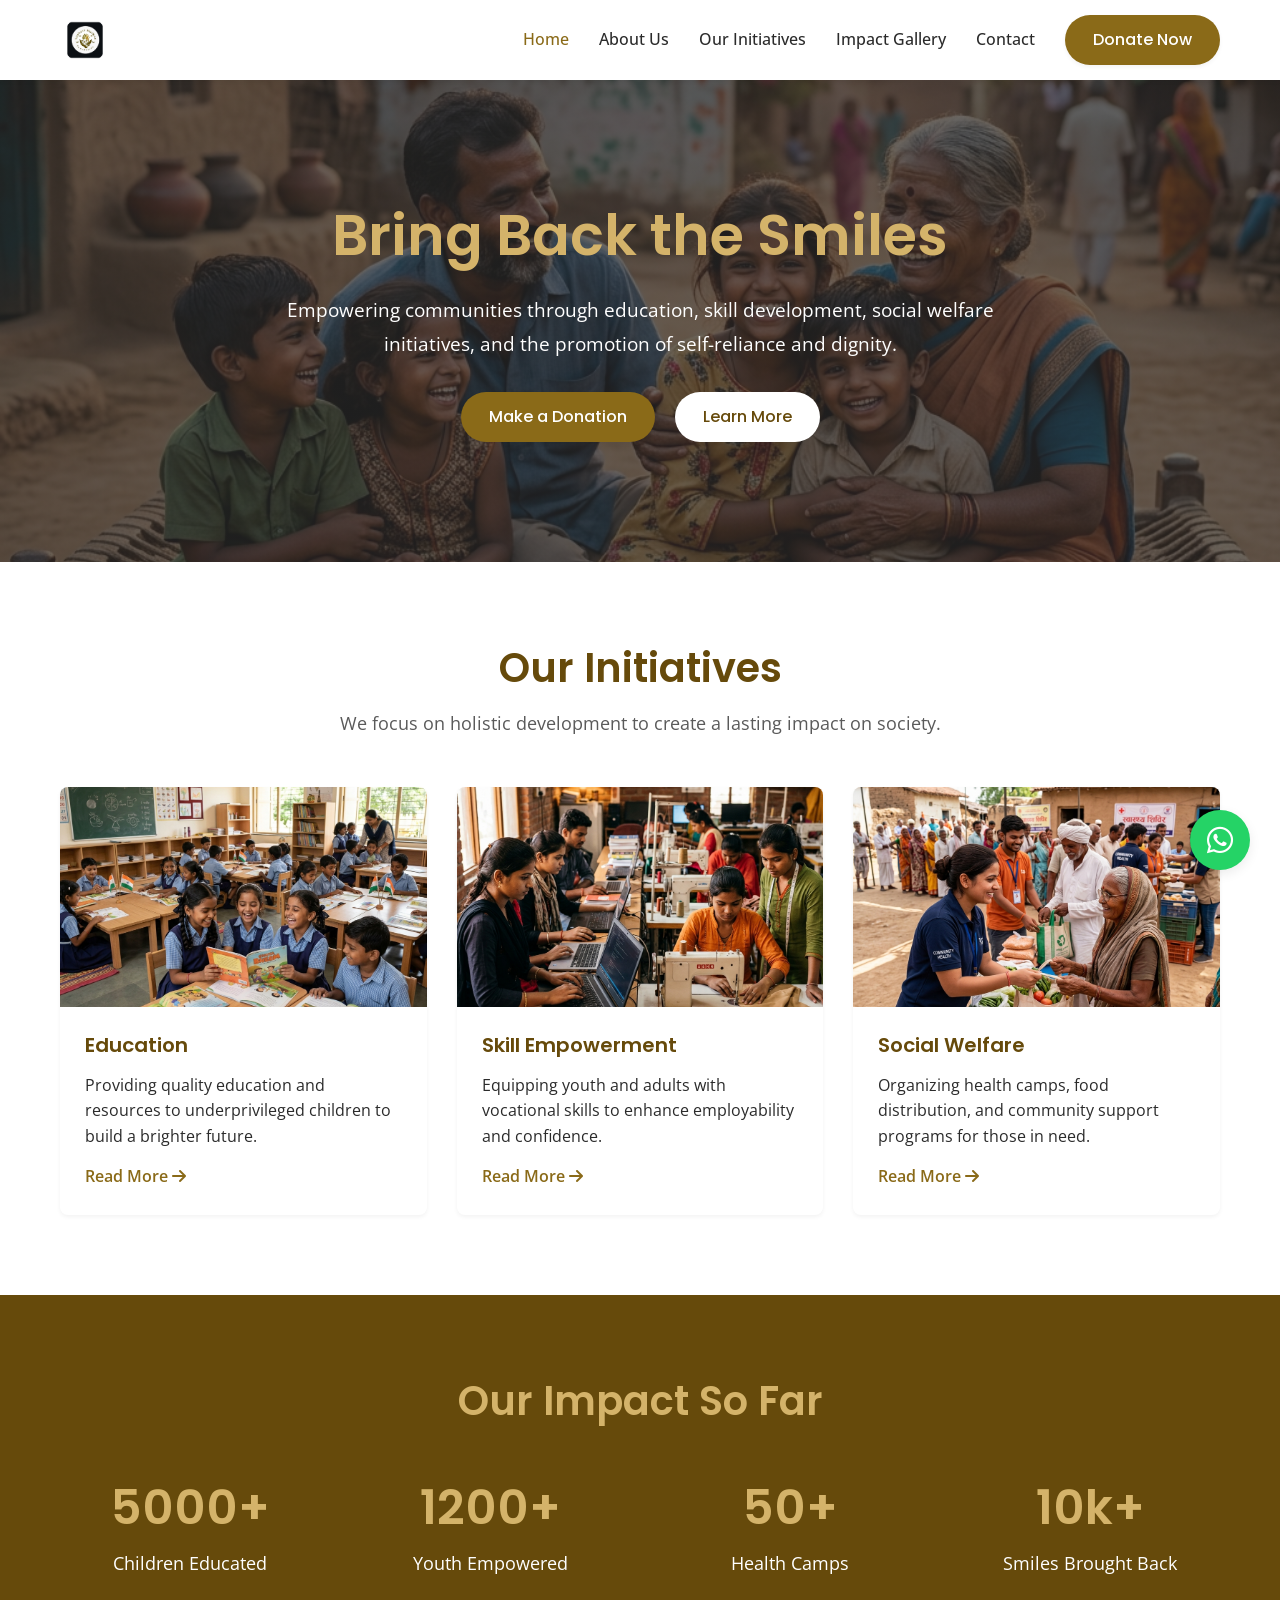
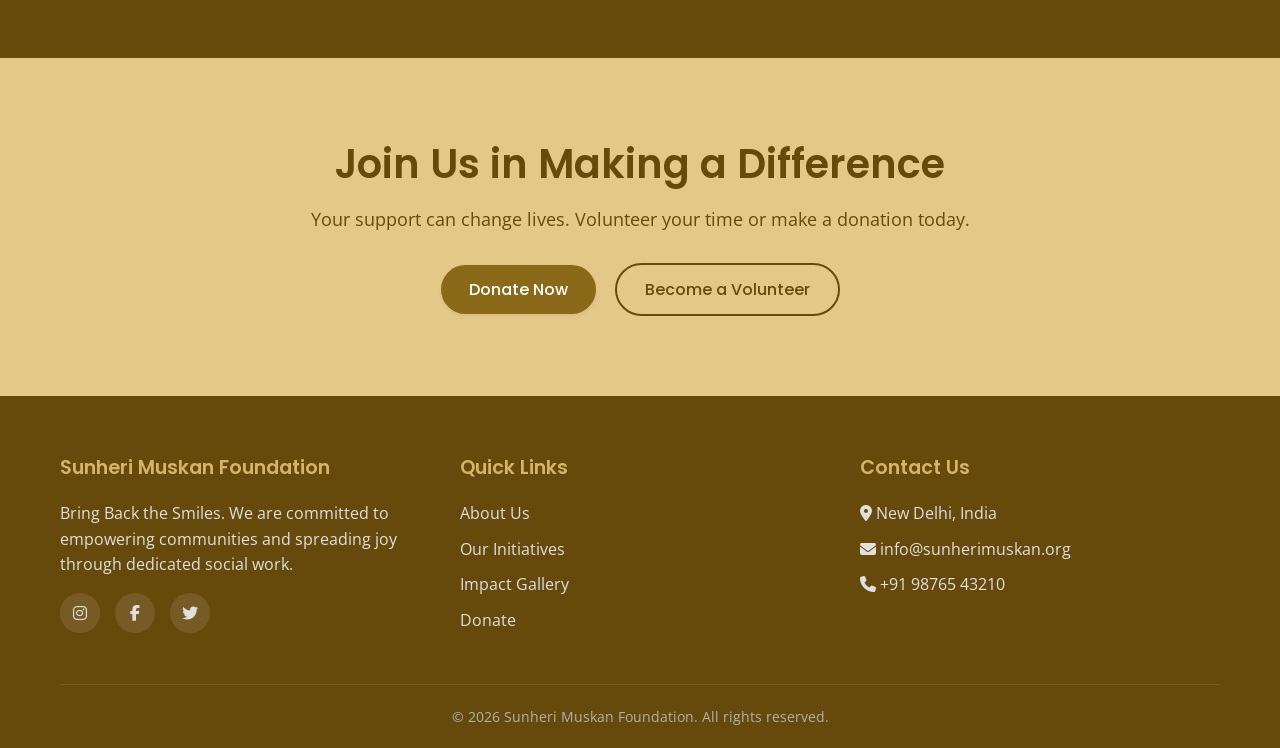
<file: legacy-html/index.html>
<!DOCTYPE html>
<html lang="en">
<head>
  <meta charset="UTF-8">
  <meta name="viewport" content="width=device-width, initial-scale=1.0">
  <meta name="description" content="Sunheri Muskan Foundation - Bring Back the Smiles. Empowering communities through education, skill development, and social welfare.">
  <title>Sunheri Muskan Foundation - Bring Back the Smiles</title>
  
  <!-- Fonts -->
  <link rel="preconnect" href="https://fonts.googleapis.com">
  <link rel="preconnect" href="https://fonts.gstatic.com" crossorigin>
  <link href="https://fonts.googleapis.com/css2?family=Open+Sans:wght@400;500;600&family=Poppins:wght@500;600;700&display=swap" rel="stylesheet">
  
  <!-- CSS -->
  <link rel="stylesheet" href="css/variables.css">
  <link rel="stylesheet" href="css/style.css">
  <link rel="stylesheet" href="css/components.css">
  
  <!-- FontAwesome -->
  <link rel="stylesheet" href="https://cdnjs.cloudflare.com/ajax/libs/font-awesome/6.4.0/css/all.min.css">
  <link href="https://unpkg.com/aos@2.3.1/dist/aos.css" rel="stylesheet">
</head>
<body>
  
  <!-- Header -->
  <header class="header">
    <div class="container nav-container">
      <div class="logo-container">
        <a href="index.html">
          <img src="assets/images/logo.png" alt="Sunheri Muskan Foundation Logo" style="max-height: 50px;">
        </a>
      </div>
      
      <nav class="nav-menu">
        <a href="index.html" class="nav-link active">Home</a>
        <a href="about.html" class="nav-link">About Us</a>
        <a href="initiatives.html" class="nav-link">Our Initiatives</a>
        <a href="gallery.html" class="nav-link">Impact Gallery</a>
        <a href="contact.html" class="nav-link">Contact</a>
        <a href="donate.html" class="btn btn-primary">Donate Now</a>
      </nav>
      
      <button class="menu-toggle">
        <span></span>
        <span></span>
        <span></span>
      </button>
    </div>
  </header>

  <!-- Hero Section -->
  <section class="hero" data-aos="zoom-in" style="margin-top: 80px; position: relative; background: linear-gradient(rgba(43, 43, 43, 0.7), rgba(43, 43, 43, 0.7)), url('assets/images/hero_banner_1781538815611.png') center/cover; padding: 120px 0; color: white; text-align: center;">
    <div class="container animate-up">
      <h1 style="color: var(--color-secondary); font-size: 3.5rem; margin-bottom: 20px;">Bring Back the Smiles</h1>
      <p style="font-size: 1.2rem; max-width: 800px; margin: 0 auto 30px; line-height: 1.8;">
        Empowering communities through education, skill development, social welfare initiatives, and the promotion of self-reliance and dignity.
      </p>
      <div style="display: flex; gap: 20px; justify-content: center;">
        <a href="donate.html" class="btn btn-primary">Make a Donation</a>
        <a href="about.html" class="btn" style="background-color: white; color: var(--color-primary-dark);">Learn More</a>
      </div>
    </div>
  </section>

  <!-- Key Initiatives -->
  <section class="section section-light">
    <div class="container">
      <div class="section-header text-center">
        <h2 class="section-title" data-aos="fade-down">Our Initiatives</h2>
        <p class="section-subtitle">We focus on holistic development to create a lasting impact on society.</p>
      </div>
      
      <div style="display: grid; grid-template-columns: repeat(auto-fit, minmax(280px, 1fr)); gap: 30px;">
        
        <div class="card" data-aos="fade-up">
          <img src="assets/images/education_initiative_1781538830903.png" alt="Education" class="card-img">
          <div class="card-content">
            <h3 class="card-title">Education</h3>
            <p>Providing quality education and resources to underprivileged children to build a brighter future.</p>
            <a href="initiatives.html#education" style="display: inline-block; margin-top: 15px; font-weight: 600;">Read More <i class="fas fa-arrow-right"></i></a>
          </div>
        </div>

        <div class="card" data-aos="fade-up">
          <img src="assets/images/skill_empowerment_1781538847310.png" alt="Skill Empowerment" class="card-img">
          <div class="card-content">
            <h3 class="card-title">Skill Empowerment</h3>
            <p>Equipping youth and adults with vocational skills to enhance employability and confidence.</p>
            <a href="initiatives.html#skills" style="display: inline-block; margin-top: 15px; font-weight: 600;">Read More <i class="fas fa-arrow-right"></i></a>
          </div>
        </div>

        <div class="card" data-aos="fade-up">
          <img src="assets/images/social_welfare_1781538862985.png" alt="Social Welfare" class="card-img">
          <div class="card-content">
            <h3 class="card-title">Social Welfare</h3>
            <p>Organizing health camps, food distribution, and community support programs for those in need.</p>
            <a href="initiatives.html#welfare" style="display: inline-block; margin-top: 15px; font-weight: 600;">Read More <i class="fas fa-arrow-right"></i></a>
          </div>
        </div>

      </div>
    </div>
  </section>

  <!-- Impact Statistics -->
  <section class="section section-dark">
    <div class="container text-center">
      <h2 class="section-title" data-aos="fade-down">Our Impact So Far</h2>
      <div style="display: grid; grid-template-columns: repeat(auto-fit, minmax(200px, 1fr)); gap: 40px; margin-top: 50px;">
        <div>
          <h3 style="font-size: 3rem; color: var(--color-secondary); margin-bottom: 10px;">5000+</h3>
          <p style="font-size: 1.1rem;">Children Educated</p>
        </div>
        <div>
          <h3 style="font-size: 3rem; color: var(--color-secondary); margin-bottom: 10px;">1200+</h3>
          <p style="font-size: 1.1rem;">Youth Empowered</p>
        </div>
        <div>
          <h3 style="font-size: 3rem; color: var(--color-secondary); margin-bottom: 10px;">50+</h3>
          <p style="font-size: 1.1rem;">Health Camps</p>
        </div>
        <div>
          <h3 style="font-size: 3rem; color: var(--color-secondary); margin-bottom: 10px;">10k+</h3>
          <p style="font-size: 1.1rem;">Smiles Brought Back</p>
        </div>
      </div>
    </div>
  </section>

  <!-- CTA Section -->
  <section class="section" style="background-color: var(--color-secondary-light); text-align: center;">
    <div class="container">
      <h2 class="section-title" data-aos="fade-down" style="color: var(--color-primary-dark);">Join Us in Making a Difference</h2>
      <p class="section-subtitle" style="color: var(--color-primary-dark); margin-bottom: 30px;">Your support can change lives. Volunteer your time or make a donation today.</p>
      <a href="donate.html" class="btn btn-primary" style="margin-right: 15px;">Donate Now</a>
      <a href="contact.html" class="btn btn-outline" style="border-color: var(--color-primary-dark); color: var(--color-primary-dark);">Become a Volunteer</a>
    </div>
  </section>

  <!-- Footer -->
  <footer class="footer">
    <div class="container">
      <div class="footer-grid">
        <div class="footer-col">
          <h3>Sunheri Muskan Foundation</h3>
          <p>Bring Back the Smiles. We are committed to empowering communities and spreading joy through dedicated social work.</p>
          <div class="social-links">
            <a href="https://instagram.com/sunheri_muskan" target="_blank" aria-label="Instagram"><i class="fab fa-instagram"></i></a>
            <a href="#" aria-label="Facebook"><i class="fab fa-facebook-f"></i></a>
            <a href="#" aria-label="Twitter"><i class="fab fa-twitter"></i></a>
          </div>
        </div>
        
        <div class="footer-col">
          <h3>Quick Links</h3>
          <a href="about.html">About Us</a>
          <a href="initiatives.html">Our Initiatives</a>
          <a href="gallery.html">Impact Gallery</a>
          <a href="donate.html">Donate</a>
        </div>
        
        <div class="footer-col">
          <h3>Contact Us</h3>
          <p><i class="fas fa-map-marker-alt"></i> New Delhi, India</p>
          <p><i class="fas fa-envelope"></i> info@sunherimuskan.org</p>
          <p><i class="fas fa-phone"></i> +91 98765 43210</p>
        </div>
      </div>
      <div class="footer-bottom">
        <p>&copy; 2026 Sunheri Muskan Foundation. All rights reserved.</p>
      </div>
    </div>
  </footer>

  <!-- WhatsApp Float -->
  <a href="https://wa.me/919876543210" class="whatsapp-float" target="_blank" aria-label="Chat on WhatsApp">
    <i class="fab fa-whatsapp"></i>
  </a>

  <!-- JS -->
  <script src="js/main.js"></script>
  <script src="https://unpkg.com/aos@2.3.1/dist/aos.js"></script>
  <script>AOS.init({duration: 800, once: true, offset: 100});</script>
</body>
</html>
</file>
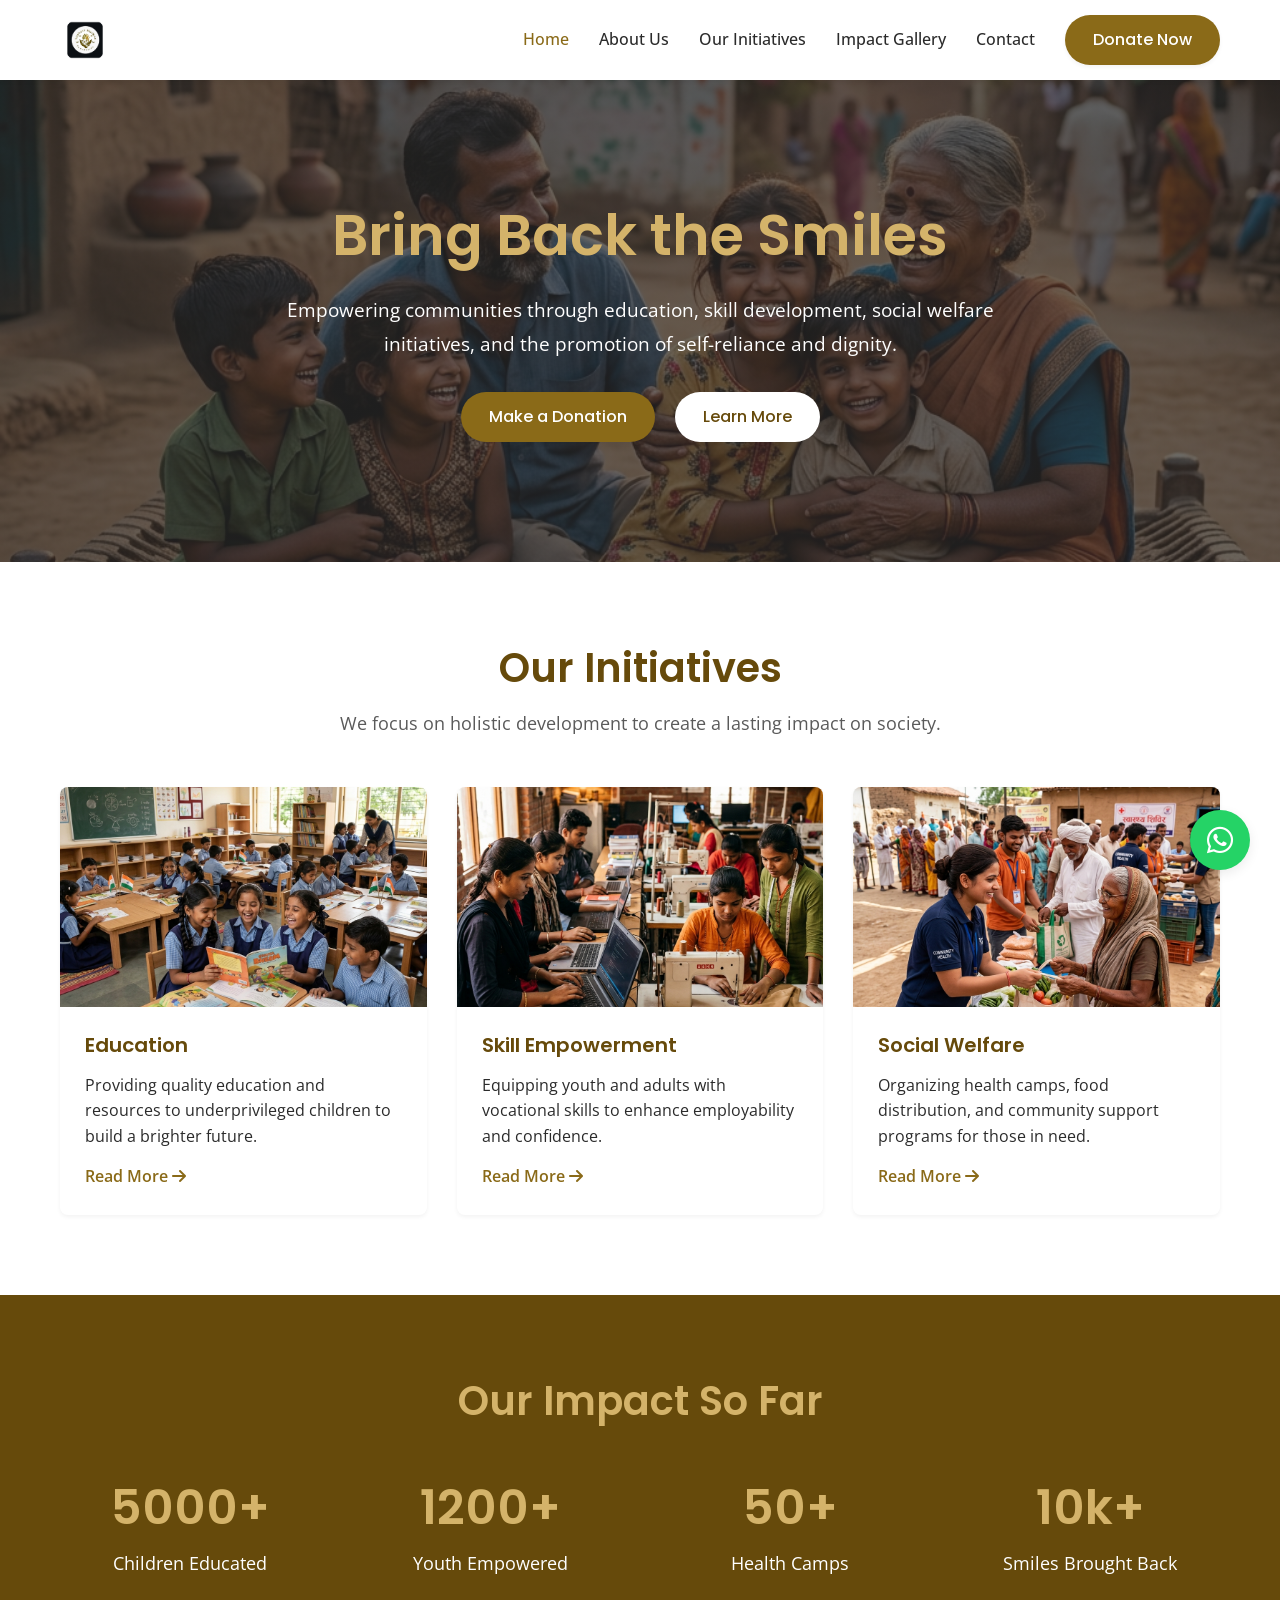
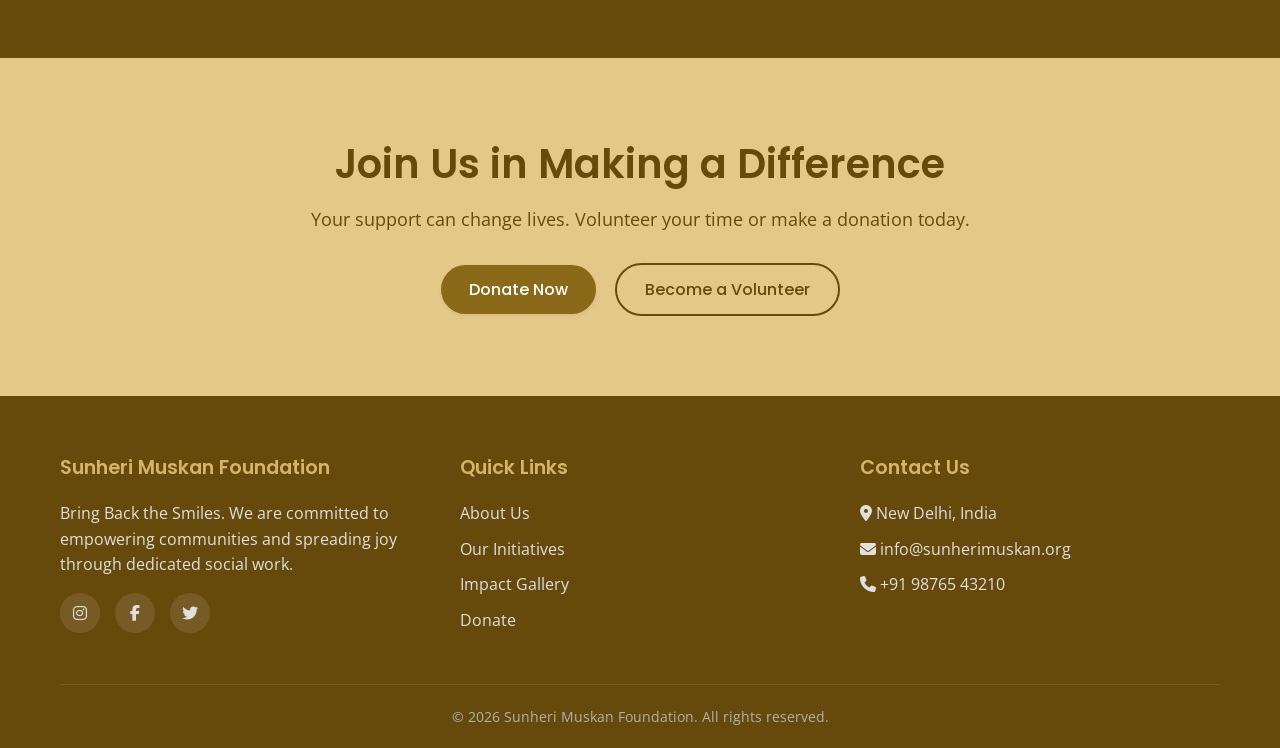
<file: sunheri-muskan-foundation/index.html>
<!DOCTYPE html>
<html lang="en">
<head>
  <meta charset="UTF-8">
  <meta name="viewport" content="width=device-width, initial-scale=1.0">
  <meta name="description" content="Sunheri Muskan Foundation - Bring Back the Smiles. Empowering communities through education, skill development, and social welfare.">
  <title>Sunheri Muskan Foundation - Bring Back the Smiles</title>
  
  <!-- Fonts -->
  <link rel="preconnect" href="https://fonts.googleapis.com">
  <link rel="preconnect" href="https://fonts.gstatic.com" crossorigin>
  <link href="https://fonts.googleapis.com/css2?family=Open+Sans:wght@400;500;600&family=Poppins:wght@500;600;700&display=swap" rel="stylesheet">
  
  <!-- CSS -->
  <link rel="stylesheet" href="css/variables.css">
  <link rel="stylesheet" href="css/style.css">
  <link rel="stylesheet" href="css/components.css">
  
  <!-- FontAwesome -->
  <link rel="stylesheet" href="https://cdnjs.cloudflare.com/ajax/libs/font-awesome/6.4.0/css/all.min.css">
  <link href="https://unpkg.com/aos@2.3.1/dist/aos.css" rel="stylesheet">
</head>
<body>
  
  <!-- Header -->
  <header class="header">
    <div class="container nav-container">
      <div class="logo-container">
        <a href="index.html">
          <img src="assets/images/logo.png" alt="Sunheri Muskan Foundation Logo" style="max-height: 50px;">
        </a>
      </div>
      
      <nav class="nav-menu">
        <a href="index.html" class="nav-link active">Home</a>
        <a href="about.html" class="nav-link">About Us</a>
        <a href="initiatives.html" class="nav-link">Our Initiatives</a>
        <a href="gallery.html" class="nav-link">Impact Gallery</a>
        <a href="contact.html" class="nav-link">Contact</a>
        <a href="donate.html" class="btn btn-primary">Donate Now</a>
      </nav>
      
      <button class="menu-toggle">
        <span></span>
        <span></span>
        <span></span>
      </button>
    </div>
  </header>

  <!-- Hero Section -->
  <section class="hero" data-aos="zoom-in" style="margin-top: 80px; position: relative; background: linear-gradient(rgba(43, 43, 43, 0.7), rgba(43, 43, 43, 0.7)), url('assets/images/hero_banner_1781538815611.png') center/cover; padding: 120px 0; color: white; text-align: center;">
    <div class="container animate-up">
      <h1 style="color: var(--color-secondary); font-size: 3.5rem; margin-bottom: 20px;">Bring Back the Smiles</h1>
      <p style="font-size: 1.2rem; max-width: 800px; margin: 0 auto 30px; line-height: 1.8;">
        Empowering communities through education, skill development, social welfare initiatives, and the promotion of self-reliance and dignity.
      </p>
      <div style="display: flex; gap: 20px; justify-content: center;">
        <a href="donate.html" class="btn btn-primary">Make a Donation</a>
        <a href="about.html" class="btn" style="background-color: white; color: var(--color-primary-dark);">Learn More</a>
      </div>
    </div>
  </section>

  <!-- Key Initiatives -->
  <section class="section section-light">
    <div class="container">
      <div class="section-header text-center">
        <h2 class="section-title" data-aos="fade-down">Our Initiatives</h2>
        <p class="section-subtitle">We focus on holistic development to create a lasting impact on society.</p>
      </div>
      
      <div style="display: grid; grid-template-columns: repeat(auto-fit, minmax(280px, 1fr)); gap: 30px;">
        
        <div class="card" data-aos="fade-up">
          <img src="assets/images/education_initiative_1781538830903.png" alt="Education" class="card-img">
          <div class="card-content">
            <h3 class="card-title">Education</h3>
            <p>Providing quality education and resources to underprivileged children to build a brighter future.</p>
            <a href="initiatives.html#education" style="display: inline-block; margin-top: 15px; font-weight: 600;">Read More <i class="fas fa-arrow-right"></i></a>
          </div>
        </div>

        <div class="card" data-aos="fade-up">
          <img src="assets/images/skill_empowerment_1781538847310.png" alt="Skill Empowerment" class="card-img">
          <div class="card-content">
            <h3 class="card-title">Skill Empowerment</h3>
            <p>Equipping youth and adults with vocational skills to enhance employability and confidence.</p>
            <a href="initiatives.html#skills" style="display: inline-block; margin-top: 15px; font-weight: 600;">Read More <i class="fas fa-arrow-right"></i></a>
          </div>
        </div>

        <div class="card" data-aos="fade-up">
          <img src="assets/images/social_welfare_1781538862985.png" alt="Social Welfare" class="card-img">
          <div class="card-content">
            <h3 class="card-title">Social Welfare</h3>
            <p>Organizing health camps, food distribution, and community support programs for those in need.</p>
            <a href="initiatives.html#welfare" style="display: inline-block; margin-top: 15px; font-weight: 600;">Read More <i class="fas fa-arrow-right"></i></a>
          </div>
        </div>

      </div>
    </div>
  </section>

  <!-- Impact Statistics -->
  <section class="section section-dark">
    <div class="container text-center">
      <h2 class="section-title" data-aos="fade-down">Our Impact So Far</h2>
      <div style="display: grid; grid-template-columns: repeat(auto-fit, minmax(200px, 1fr)); gap: 40px; margin-top: 50px;">
        <div>
          <h3 style="font-size: 3rem; color: var(--color-secondary); margin-bottom: 10px;">5000+</h3>
          <p style="font-size: 1.1rem;">Children Educated</p>
        </div>
        <div>
          <h3 style="font-size: 3rem; color: var(--color-secondary); margin-bottom: 10px;">1200+</h3>
          <p style="font-size: 1.1rem;">Youth Empowered</p>
        </div>
        <div>
          <h3 style="font-size: 3rem; color: var(--color-secondary); margin-bottom: 10px;">50+</h3>
          <p style="font-size: 1.1rem;">Health Camps</p>
        </div>
        <div>
          <h3 style="font-size: 3rem; color: var(--color-secondary); margin-bottom: 10px;">10k+</h3>
          <p style="font-size: 1.1rem;">Smiles Brought Back</p>
        </div>
      </div>
    </div>
  </section>

  <!-- CTA Section -->
  <section class="section" style="background-color: var(--color-secondary-light); text-align: center;">
    <div class="container">
      <h2 class="section-title" data-aos="fade-down" style="color: var(--color-primary-dark);">Join Us in Making a Difference</h2>
      <p class="section-subtitle" style="color: var(--color-primary-dark); margin-bottom: 30px;">Your support can change lives. Volunteer your time or make a donation today.</p>
      <a href="donate.html" class="btn btn-primary" style="margin-right: 15px;">Donate Now</a>
      <a href="contact.html" class="btn btn-outline" style="border-color: var(--color-primary-dark); color: var(--color-primary-dark);">Become a Volunteer</a>
    </div>
  </section>

  <!-- Footer -->
  <footer class="footer">
    <div class="container">
      <div class="footer-grid">
        <div class="footer-col">
          <h3>Sunheri Muskan Foundation</h3>
          <p>Bring Back the Smiles. We are committed to empowering communities and spreading joy through dedicated social work.</p>
          <div class="social-links">
            <a href="https://instagram.com/sunheri_muskan" target="_blank" aria-label="Instagram"><i class="fab fa-instagram"></i></a>
            <a href="#" aria-label="Facebook"><i class="fab fa-facebook-f"></i></a>
            <a href="#" aria-label="Twitter"><i class="fab fa-twitter"></i></a>
          </div>
        </div>
        
        <div class="footer-col">
          <h3>Quick Links</h3>
          <a href="about.html">About Us</a>
          <a href="initiatives.html">Our Initiatives</a>
          <a href="gallery.html">Impact Gallery</a>
          <a href="donate.html">Donate</a>
        </div>
        
        <div class="footer-col">
          <h3>Contact Us</h3>
          <p><i class="fas fa-map-marker-alt"></i> New Delhi, India</p>
          <p><i class="fas fa-envelope"></i> info@sunherimuskan.org</p>
          <p><i class="fas fa-phone"></i> +91 98765 43210</p>
        </div>
      </div>
      <div class="footer-bottom">
        <p>&copy; 2026 Sunheri Muskan Foundation. All rights reserved.</p>
      </div>
    </div>
  </footer>

  <!-- WhatsApp Float -->
  <a href="https://wa.me/919876543210" class="whatsapp-float" target="_blank" aria-label="Chat on WhatsApp">
    <i class="fab fa-whatsapp"></i>
  </a>

  <!-- JS -->
  <script src="js/main.js"></script>
  <script src="https://unpkg.com/aos@2.3.1/dist/aos.js"></script>
  <script>AOS.init({duration: 800, once: true, offset: 100});</script>
</body>
</html>
</file>
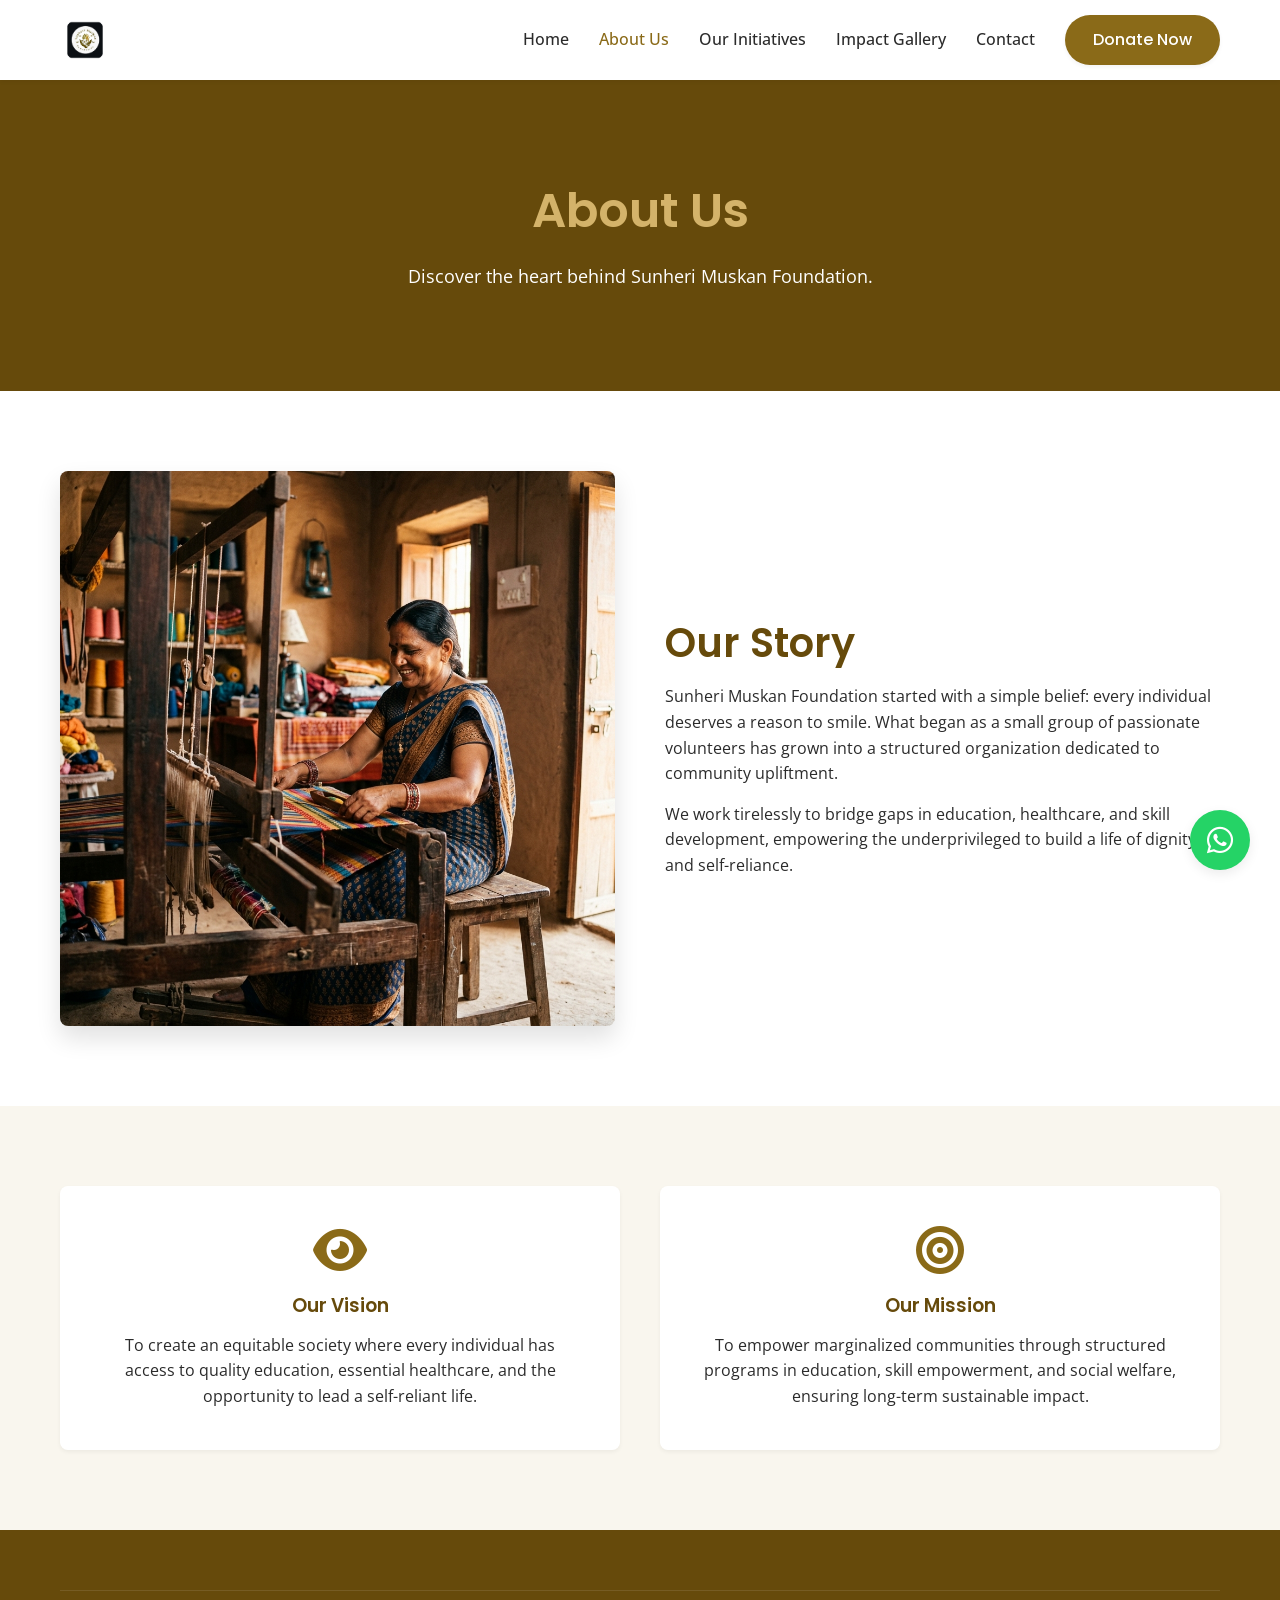
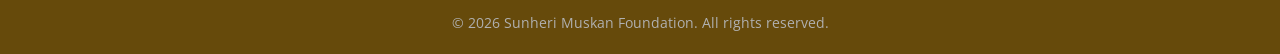
<file: about.html>
<!DOCTYPE html>
<html lang="en">
<head>
  <meta charset="UTF-8">
  <meta name="viewport" content="width=device-width, initial-scale=1.0">
  <meta name="description" content="About Sunheri Muskan Foundation - Our history, vision, mission, and team.">
  <title>About Us | Sunheri Muskan Foundation</title>
  <link href="https://fonts.googleapis.com/css2?family=Open+Sans:wght@400;500;600&family=Poppins:wght@500;600;700&display=swap" rel="stylesheet">
  <link rel="stylesheet" href="css/variables.css">
  <link rel="stylesheet" href="css/style.css">
  <link rel="stylesheet" href="css/components.css">
  <link rel="stylesheet" href="https://cdnjs.cloudflare.com/ajax/libs/font-awesome/6.4.0/css/all.min.css">
  <link href="https://unpkg.com/aos@2.3.1/dist/aos.css" rel="stylesheet">
</head>
<body>
  
  <header class="header">
    <div class="container nav-container">
      <div class="logo-container">
        <a href="index.html">
          <img src="assets/images/logo.png" alt="Sunheri Muskan Foundation Logo" style="max-height: 50px;">
        </a>
      </div>
      <nav class="nav-menu">
        <a href="index.html" class="nav-link">Home</a>
        <a href="about.html" class="nav-link active">About Us</a>
        <a href="initiatives.html" class="nav-link">Our Initiatives</a>
        <a href="gallery.html" class="nav-link">Impact Gallery</a>
        <a href="contact.html" class="nav-link">Contact</a>
        <a href="donate.html" class="btn btn-primary">Donate Now</a>
      </nav>
      <button class="menu-toggle"><span></span><span></span><span></span></button>
    </div>
  </header>

  <section class="hero" data-aos="zoom-in" style="margin-top: 80px; padding: 100px 0; background-color: var(--color-primary-dark); color: white; text-align: center;">
    <div class="container animate-up">
      <h1 style="color: var(--color-secondary); font-size: 3rem;">About Us</h1>
      <p style="font-size: 1.1rem; max-width: 600px; margin: 20px auto 0;">Discover the heart behind Sunheri Muskan Foundation.</p>
    </div>
  </section>

  <section class="section section-light">
    <div class="container">
      <div style="display: flex; flex-wrap: wrap; gap: 50px; align-items: center;">
        <div style="flex: 1; min-width: 300px;">
          <img src="assets/images/self_reliance_1781538877035.png" alt="Our Story" style="border-radius: var(--radius-md); box-shadow: var(--shadow-lg);">
        </div>
        <div style="flex: 1; min-width: 300px;">
          <h2 class="section-title" data-aos="fade-down">Our Story</h2>
          <p style="margin-bottom: 15px;">Sunheri Muskan Foundation started with a simple belief: every individual deserves a reason to smile. What began as a small group of passionate volunteers has grown into a structured organization dedicated to community upliftment.</p>
          <p>We work tirelessly to bridge gaps in education, healthcare, and skill development, empowering the underprivileged to build a life of dignity and self-reliance.</p>
        </div>
      </div>
    </div>
  </section>

  <section class="section" style="background-color: var(--color-background);">
    <div class="container">
      <div style="display: grid; grid-template-columns: repeat(auto-fit, minmax(300px, 1fr)); gap: 40px;">
        <div class="card" data-aos="fade-up" style="padding: 40px; text-align: center;">
          <i class="fas fa-eye" style="font-size: 3rem; color: var(--color-primary); margin-bottom: 20px;"></i>
          <h3 style="margin-bottom: 15px;">Our Vision</h3>
          <p>To create an equitable society where every individual has access to quality education, essential healthcare, and the opportunity to lead a self-reliant life.</p>
        </div>
        <div class="card" data-aos="fade-up" style="padding: 40px; text-align: center;">
          <i class="fas fa-bullseye" style="font-size: 3rem; color: var(--color-primary); margin-bottom: 20px;"></i>
          <h3 style="margin-bottom: 15px;">Our Mission</h3>
          <p>To empower marginalized communities through structured programs in education, skill empowerment, and social welfare, ensuring long-term sustainable impact.</p>
        </div>
      </div>
    </div>
  </section>

  <footer class="footer">
    <div class="container">
      <div class="footer-bottom">
        <p>&copy; 2026 Sunheri Muskan Foundation. All rights reserved.</p>
      </div>
    </div>
  </footer>

  <a href="https://wa.me/919876543210" class="whatsapp-float" target="_blank" aria-label="Chat on WhatsApp"><i class="fab fa-whatsapp"></i></a>
  <script src="js/main.js"></script>
  <script src="https://unpkg.com/aos@2.3.1/dist/aos.js"></script>
  <script>AOS.init({duration: 800, once: true, offset: 100});</script>
</body>
</html>
</file>
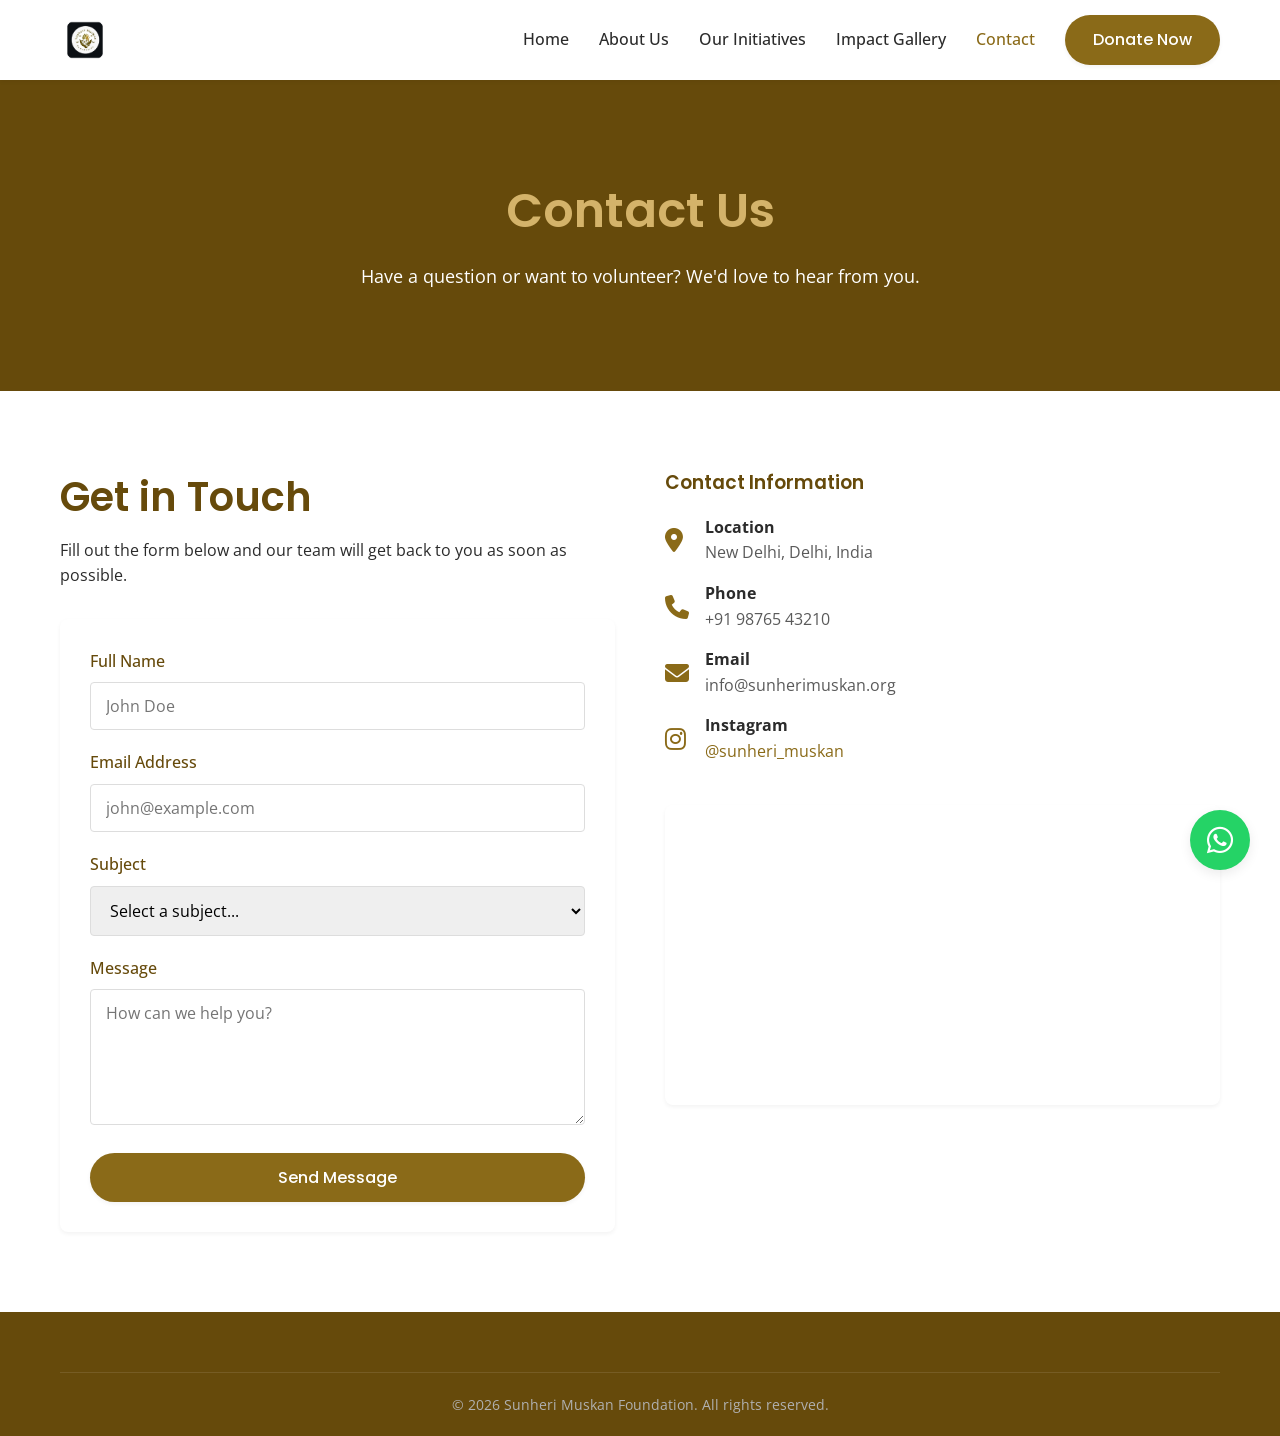
<file: contact.html>
<!DOCTYPE html>
<html lang="en">
<head>
  <meta charset="UTF-8">
  <meta name="viewport" content="width=device-width, initial-scale=1.0">
  <title>Contact Us | Sunheri Muskan Foundation</title>
  <link href="https://fonts.googleapis.com/css2?family=Open+Sans:wght@400;500;600&family=Poppins:wght@500;600;700&display=swap" rel="stylesheet">
  <link rel="stylesheet" href="css/variables.css">
  <link rel="stylesheet" href="css/style.css">
  <link rel="stylesheet" href="css/components.css">
  <link rel="stylesheet" href="https://cdnjs.cloudflare.com/ajax/libs/font-awesome/6.4.0/css/all.min.css">
  <link href="https://unpkg.com/aos@2.3.1/dist/aos.css" rel="stylesheet">
</head>
<body>
  
  <header class="header">
    <div class="container nav-container">
      <div class="logo-container">
        <a href="index.html">
          <img src="assets/images/logo.png" alt="Sunheri Muskan Foundation Logo" style="max-height: 50px;">
        </a>
      </div>
      <nav class="nav-menu">
        <a href="index.html" class="nav-link">Home</a>
        <a href="about.html" class="nav-link">About Us</a>
        <a href="initiatives.html" class="nav-link">Our Initiatives</a>
        <a href="gallery.html" class="nav-link">Impact Gallery</a>
        <a href="contact.html" class="nav-link active">Contact</a>
        <a href="donate.html" class="btn btn-primary">Donate Now</a>
      </nav>
      <button class="menu-toggle"><span></span><span></span><span></span></button>
    </div>
  </header>

  <section class="hero" data-aos="zoom-in" style="margin-top: 80px; padding: 100px 0; background-color: var(--color-primary-dark); color: white; text-align: center;">
    <div class="container animate-up">
      <h1 style="color: var(--color-secondary); font-size: 3rem;">Contact Us</h1>
      <p style="font-size: 1.1rem; max-width: 600px; margin: 20px auto 0;">Have a question or want to volunteer? We'd love to hear from you.</p>
    </div>
  </section>

  <section class="section section-light">
    <div class="container">
      <div style="display: flex; flex-wrap: wrap; gap: 50px;">
        <div style="flex: 1; min-width: 300px;">
          <h2 class="section-title" data-aos="fade-down">Get in Touch</h2>
          <p style="margin-bottom: 30px;">Fill out the form below and our team will get back to you as soon as possible.</p>
          
          <form action="#" method="POST" style="background: var(--color-white); padding: 30px; border-radius: var(--radius-md); box-shadow: var(--shadow-sm);">
            <div class="form-group">
              <label class="form-label">Full Name</label>
              <input type="text" class="form-control" required placeholder="John Doe">
            </div>
            <div class="form-group">
              <label class="form-label">Email Address</label>
              <input type="email" class="form-control" required placeholder="john@example.com">
            </div>
            <div class="form-group">
              <label class="form-label">Subject</label>
              <select class="form-control" required>
                <option value="">Select a subject...</option>
                <option value="volunteer">Volunteer Opportunity</option>
                <option value="donate">Donation Inquiry</option>
                <option value="partnership">Partnership</option>
                <option value="other">Other</option>
              </select>
            </div>
            <div class="form-group">
              <label class="form-label">Message</label>
              <textarea class="form-control" rows="5" required placeholder="How can we help you?"></textarea>
            </div>
            <button type="submit" class="btn btn-primary" style="width: 100%;">Send Message</button>
          </form>
        </div>
        
        <div style="flex: 1; min-width: 300px;">
          <div style="margin-bottom: 40px;">
            <h3 style="margin-bottom: 20px; color: var(--color-primary-dark);">Contact Information</h3>
            <div style="display: flex; gap: 15px; margin-bottom: 15px; align-items: center;">
              <i class="fas fa-map-marker-alt" style="font-size: 1.5rem; color: var(--color-primary); width: 25px;"></i>
              <div>
                <strong>Location</strong>
                <p style="color: var(--color-text-light);">New Delhi, Delhi, India</p>
              </div>
            </div>
            <div style="display: flex; gap: 15px; margin-bottom: 15px; align-items: center;">
              <i class="fas fa-phone" style="font-size: 1.5rem; color: var(--color-primary); width: 25px;"></i>
              <div>
                <strong>Phone</strong>
                <p style="color: var(--color-text-light);">+91 98765 43210</p>
              </div>
            </div>
            <div style="display: flex; gap: 15px; margin-bottom: 15px; align-items: center;">
              <i class="fas fa-envelope" style="font-size: 1.5rem; color: var(--color-primary); width: 25px;"></i>
              <div>
                <strong>Email</strong>
                <p style="color: var(--color-text-light);">info@sunherimuskan.org</p>
              </div>
            </div>
            <div style="display: flex; gap: 15px; margin-bottom: 15px; align-items: center;">
              <i class="fab fa-instagram" style="font-size: 1.5rem; color: var(--color-primary); width: 25px;"></i>
              <div>
                <strong>Instagram</strong>
                <p><a href="https://instagram.com/sunheri_muskan" target="_blank">@sunheri_muskan</a></p>
              </div>
            </div>
          </div>
          
          <!-- Map Embed -->
          <div style="width: 100%; height: 300px; border-radius: var(--radius-md); overflow: hidden; box-shadow: var(--shadow-sm);">
            <iframe src="https://www.google.com/maps/embed?pb=!1m18!1m12!1m3!1d224345.83923192868!2d77.0688975!3d28.5272803!2m3!1f0!2f0!3f0!3m2!1i1024!2i768!4f13.1!3m3!1m2!1s0x390cfd5b347eb62d%3A0x52c2b7494e204dce!2sNew%20Delhi%2C%20Delhi%2C%20India!5e0!3m2!1sen!2sus!4v1718449629124!5m2!1sen!2sus" width="100%" height="100%" style="border:0;" allowfullscreen="" loading="lazy" referrerpolicy="no-referrer-when-downgrade"></iframe>
          </div>
        </div>
      </div>
    </div>
  </section>

  <footer class="footer">
    <div class="container">
      <div class="footer-bottom">
        <p>&copy; 2026 Sunheri Muskan Foundation. All rights reserved.</p>
      </div>
    </div>
  </footer>

  <a href="https://wa.me/919876543210" class="whatsapp-float" target="_blank" aria-label="Chat on WhatsApp"><i class="fab fa-whatsapp"></i></a>
  <script src="js/main.js"></script>
  <script src="https://unpkg.com/aos@2.3.1/dist/aos.js"></script>
  <script>AOS.init({duration: 800, once: true, offset: 100});</script>
</body>
</html>
</file>
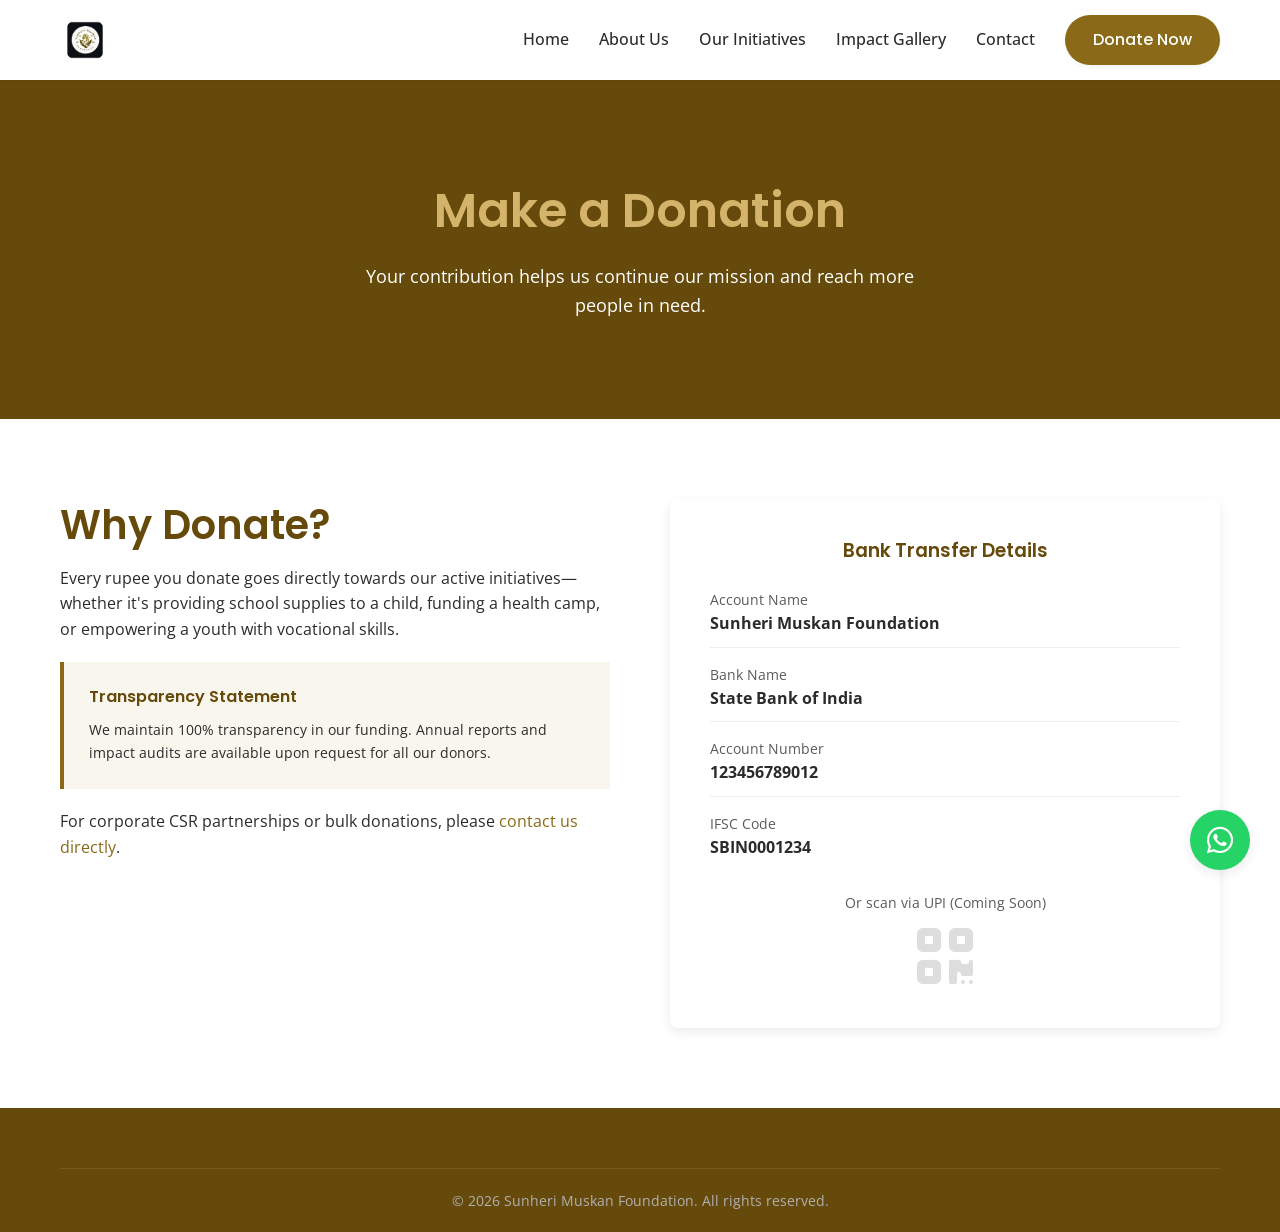
<file: donate.html>
<!DOCTYPE html>
<html lang="en">
<head>
  <meta charset="UTF-8">
  <meta name="viewport" content="width=device-width, initial-scale=1.0">
  <title>Donate | Sunheri Muskan Foundation</title>
  <link href="https://fonts.googleapis.com/css2?family=Open+Sans:wght@400;500;600&family=Poppins:wght@500;600;700&display=swap" rel="stylesheet">
  <link rel="stylesheet" href="css/variables.css">
  <link rel="stylesheet" href="css/style.css">
  <link rel="stylesheet" href="css/components.css">
  <link rel="stylesheet" href="https://cdnjs.cloudflare.com/ajax/libs/font-awesome/6.4.0/css/all.min.css">
  <link href="https://unpkg.com/aos@2.3.1/dist/aos.css" rel="stylesheet">
</head>
<body>
  
  <header class="header">
    <div class="container nav-container">
      <div class="logo-container">
        <a href="index.html">
          <img src="assets/images/logo.png" alt="Sunheri Muskan Foundation Logo" style="max-height: 50px;">
        </a>
      </div>
      <nav class="nav-menu">
        <a href="index.html" class="nav-link">Home</a>
        <a href="about.html" class="nav-link">About Us</a>
        <a href="initiatives.html" class="nav-link">Our Initiatives</a>
        <a href="gallery.html" class="nav-link">Impact Gallery</a>
        <a href="contact.html" class="nav-link">Contact</a>
        <a href="donate.html" class="btn btn-primary active">Donate Now</a>
      </nav>
      <button class="menu-toggle"><span></span><span></span><span></span></button>
    </div>
  </header>

  <section class="hero" data-aos="zoom-in" style="margin-top: 80px; padding: 100px 0; background-color: var(--color-primary-dark); color: white; text-align: center;">
    <div class="container animate-up">
      <h1 style="color: var(--color-secondary); font-size: 3rem;">Make a Donation</h1>
      <p style="font-size: 1.1rem; max-width: 600px; margin: 20px auto 0;">Your contribution helps us continue our mission and reach more people in need.</p>
    </div>
  </section>

  <section class="section section-light">
    <div class="container">
      <div style="display: flex; flex-wrap: wrap; gap: 40px;">
        <div style="flex: 1; min-width: 300px; padding-right: 20px;">
          <h2 class="section-title" data-aos="fade-down">Why Donate?</h2>
          <p style="margin-bottom: 20px;">Every rupee you donate goes directly towards our active initiatives—whether it's providing school supplies to a child, funding a health camp, or empowering a youth with vocational skills.</p>
          <div style="background-color: var(--color-background); padding: 25px; border-left: 4px solid var(--color-primary); margin-bottom: 20px;">
            <h4 style="margin-bottom: 10px;">Transparency Statement</h4>
            <p style="font-size: 0.9rem;">We maintain 100% transparency in our funding. Annual reports and impact audits are available upon request for all our donors.</p>
          </div>
          <p>For corporate CSR partnerships or bulk donations, please <a href="contact.html">contact us directly</a>.</p>
        </div>
        
        <div style="flex: 1; min-width: 300px;">
          <div class="card" data-aos="fade-up" style="padding: 40px; box-shadow: var(--shadow-md);">
            <h3 style="margin-bottom: 25px; text-align: center; color: var(--color-primary-dark);">Bank Transfer Details</h3>
            
            <div style="margin-bottom: 15px; border-bottom: 1px solid #eee; padding-bottom: 10px;">
              <span style="color: var(--color-text-light); font-size: 0.9rem; display: block;">Account Name</span>
              <strong>Sunheri Muskan Foundation</strong>
            </div>
            <div style="margin-bottom: 15px; border-bottom: 1px solid #eee; padding-bottom: 10px;">
              <span style="color: var(--color-text-light); font-size: 0.9rem; display: block;">Bank Name</span>
              <strong>State Bank of India</strong>
            </div>
            <div style="margin-bottom: 15px; border-bottom: 1px solid #eee; padding-bottom: 10px;">
              <span style="color: var(--color-text-light); font-size: 0.9rem; display: block;">Account Number</span>
              <strong>123456789012</strong>
            </div>
            <div style="margin-bottom: 25px;">
              <span style="color: var(--color-text-light); font-size: 0.9rem; display: block;">IFSC Code</span>
              <strong>SBIN0001234</strong>
            </div>
            
            <div style="text-align: center; margin-top: 30px;">
              <p style="font-size: 0.9rem; color: var(--color-text-light); margin-bottom: 10px;">Or scan via UPI (Coming Soon)</p>
              <i class="fas fa-qrcode" style="font-size: 4rem; color: #ddd;"></i>
            </div>
          </div>
        </div>
      </div>
    </div>
  </section>

  <footer class="footer">
    <div class="container">
      <div class="footer-bottom">
        <p>&copy; 2026 Sunheri Muskan Foundation. All rights reserved.</p>
      </div>
    </div>
  </footer>

  <a href="https://wa.me/919876543210" class="whatsapp-float" target="_blank" aria-label="Chat on WhatsApp"><i class="fab fa-whatsapp"></i></a>
  <script src="js/main.js"></script>
  <script src="https://unpkg.com/aos@2.3.1/dist/aos.js"></script>
  <script>AOS.init({duration: 800, once: true, offset: 100});</script>
</body>
</html>
</file>
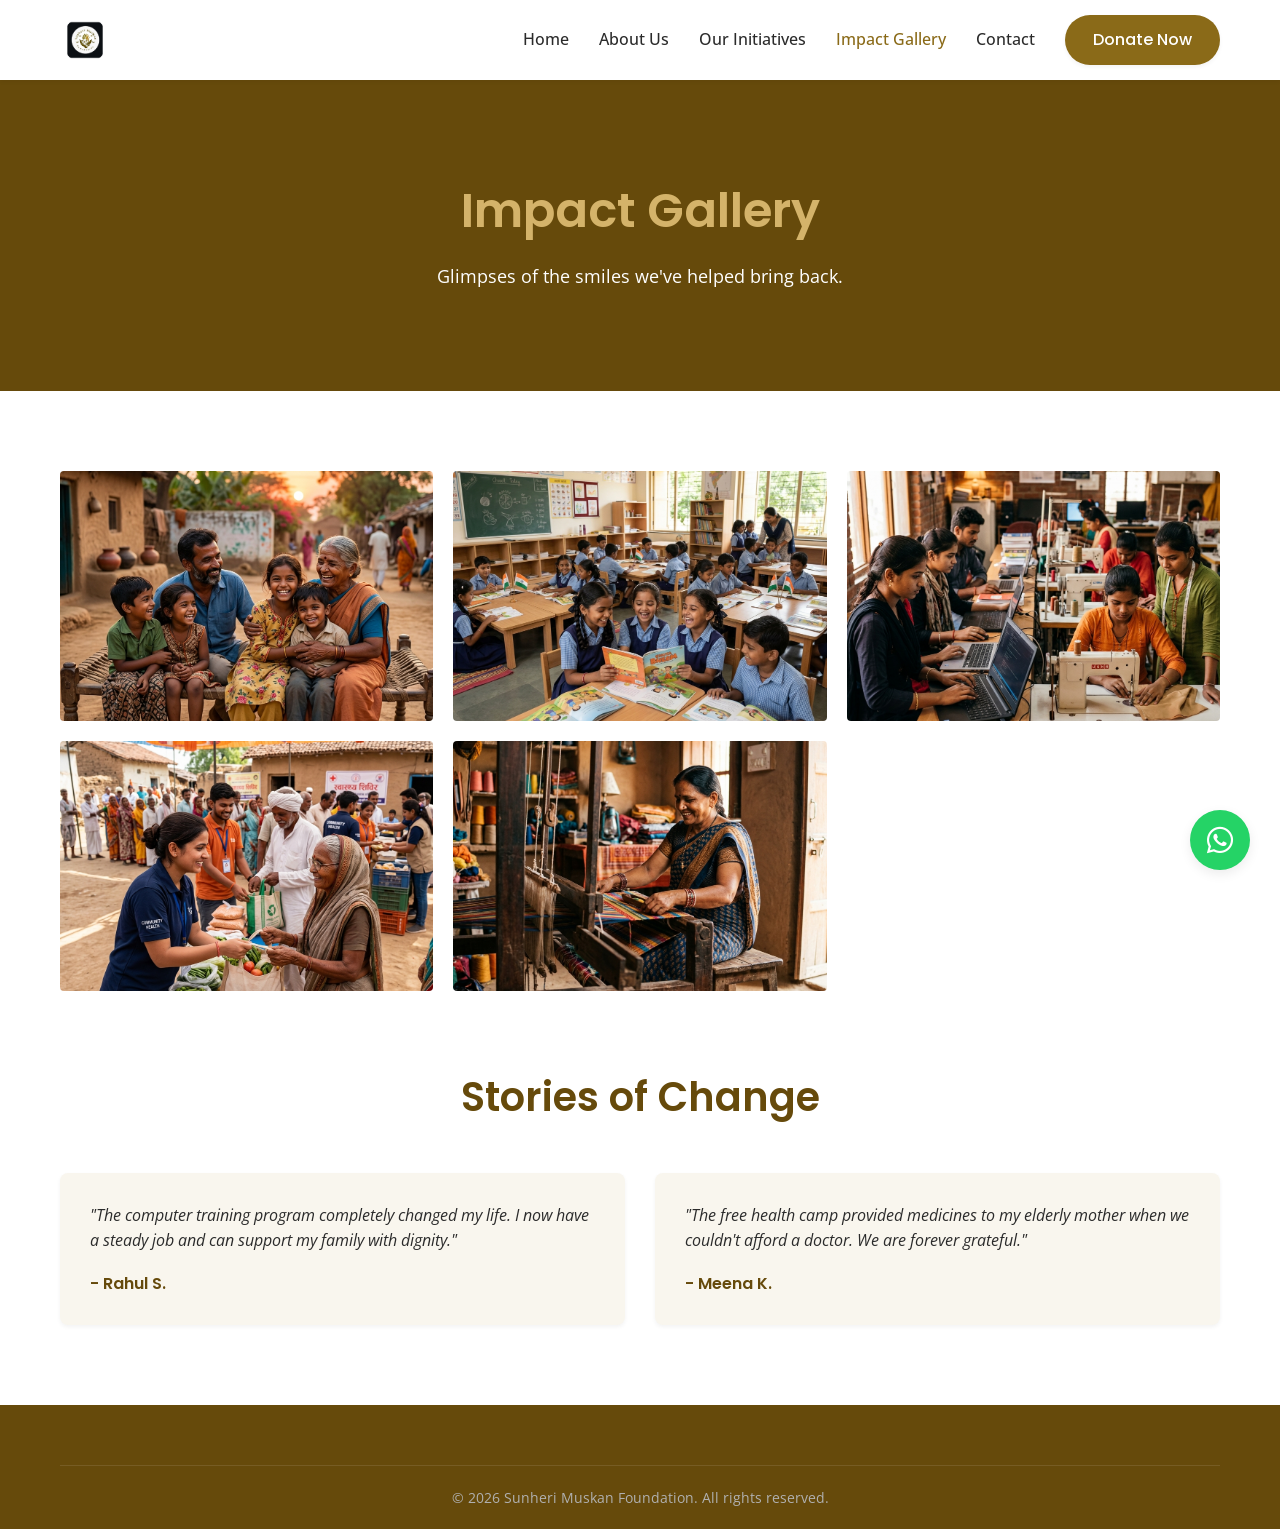
<file: gallery.html>
<!DOCTYPE html>
<html lang="en">
<head>
  <meta charset="UTF-8">
  <meta name="viewport" content="width=device-width, initial-scale=1.0">
  <title>Impact Gallery | Sunheri Muskan Foundation</title>
  <link href="https://fonts.googleapis.com/css2?family=Open+Sans:wght@400;500;600&family=Poppins:wght@500;600;700&display=swap" rel="stylesheet">
  <link rel="stylesheet" href="css/variables.css">
  <link rel="stylesheet" href="css/style.css">
  <link rel="stylesheet" href="css/components.css">
  <link rel="stylesheet" href="https://cdnjs.cloudflare.com/ajax/libs/font-awesome/6.4.0/css/all.min.css">
  <link href="https://unpkg.com/aos@2.3.1/dist/aos.css" rel="stylesheet">
</head>
<body>
  
  <header class="header">
    <div class="container nav-container">
      <div class="logo-container">
        <a href="index.html">
          <img src="assets/images/logo.png" alt="Sunheri Muskan Foundation Logo" style="max-height: 50px;">
        </a>
      </div>
      <nav class="nav-menu">
        <a href="index.html" class="nav-link">Home</a>
        <a href="about.html" class="nav-link">About Us</a>
        <a href="initiatives.html" class="nav-link">Our Initiatives</a>
        <a href="gallery.html" class="nav-link active">Impact Gallery</a>
        <a href="contact.html" class="nav-link">Contact</a>
        <a href="donate.html" class="btn btn-primary">Donate Now</a>
      </nav>
      <button class="menu-toggle"><span></span><span></span><span></span></button>
    </div>
  </header>

  <section class="hero" data-aos="zoom-in" style="margin-top: 80px; padding: 100px 0; background-color: var(--color-primary-dark); color: white; text-align: center;">
    <div class="container animate-up">
      <h1 style="color: var(--color-secondary); font-size: 3rem;">Impact Gallery</h1>
      <p style="font-size: 1.1rem; max-width: 600px; margin: 20px auto 0;">Glimpses of the smiles we've helped bring back.</p>
    </div>
  </section>

  <section class="section section-light">
    <div class="container">
      <div style="display: grid; grid-template-columns: repeat(auto-fit, minmax(300px, 1fr)); gap: 20px;">
        <img src="assets/images/hero_banner_1781538815611.png" alt="Community Event" style="width: 100%; height: 250px; object-fit: cover; border-radius: var(--radius-sm); transition: transform 0.3s;" onmouseover="this.style.transform='scale(1.02)'" onmouseout="this.style.transform='scale(1)'">
        <img src="assets/images/education_initiative_1781538830903.png" alt="Education" style="width: 100%; height: 250px; object-fit: cover; border-radius: var(--radius-sm); transition: transform 0.3s;" onmouseover="this.style.transform='scale(1.02)'" onmouseout="this.style.transform='scale(1)'">
        <img src="assets/images/skill_empowerment_1781538847310.png" alt="Skill Training" style="width: 100%; height: 250px; object-fit: cover; border-radius: var(--radius-sm); transition: transform 0.3s;" onmouseover="this.style.transform='scale(1.02)'" onmouseout="this.style.transform='scale(1)'">
        <img src="assets/images/social_welfare_1781538862985.png" alt="Welfare Camp" style="width: 100%; height: 250px; object-fit: cover; border-radius: var(--radius-sm); transition: transform 0.3s;" onmouseover="this.style.transform='scale(1.02)'" onmouseout="this.style.transform='scale(1)'">
        <img src="assets/images/self_reliance_1781538877035.png" alt="Self Reliance" style="width: 100%; height: 250px; object-fit: cover; border-radius: var(--radius-sm); transition: transform 0.3s;" onmouseover="this.style.transform='scale(1.02)'" onmouseout="this.style.transform='scale(1)'">
      </div>
      
      <div class="section-header text-center" style="margin-top: 80px;">
        <h2 class="section-title" data-aos="fade-down">Stories of Change</h2>
      </div>
      <div style="display: grid; grid-template-columns: repeat(auto-fit, minmax(300px, 1fr)); gap: 30px;">
        <div class="card" data-aos="fade-up" style="padding: 30px; background-color: var(--color-background);">
          <p style="font-style: italic; margin-bottom: 20px;">"The computer training program completely changed my life. I now have a steady job and can support my family with dignity."</p>
          <h4 style="color: var(--color-primary-dark);">- Rahul S.</h4>
        </div>
        <div class="card" data-aos="fade-up" style="padding: 30px; background-color: var(--color-background);">
          <p style="font-style: italic; margin-bottom: 20px;">"The free health camp provided medicines to my elderly mother when we couldn't afford a doctor. We are forever grateful."</p>
          <h4 style="color: var(--color-primary-dark);">- Meena K.</h4>
        </div>
      </div>
    </div>
  </section>

  <footer class="footer">
    <div class="container">
      <div class="footer-bottom">
        <p>&copy; 2026 Sunheri Muskan Foundation. All rights reserved.</p>
      </div>
    </div>
  </footer>

  <a href="https://wa.me/919876543210" class="whatsapp-float" target="_blank" aria-label="Chat on WhatsApp"><i class="fab fa-whatsapp"></i></a>
  <script src="js/main.js"></script>
  <script src="https://unpkg.com/aos@2.3.1/dist/aos.js"></script>
  <script>AOS.init({duration: 800, once: true, offset: 100});</script>
</body>
</html>
</file>
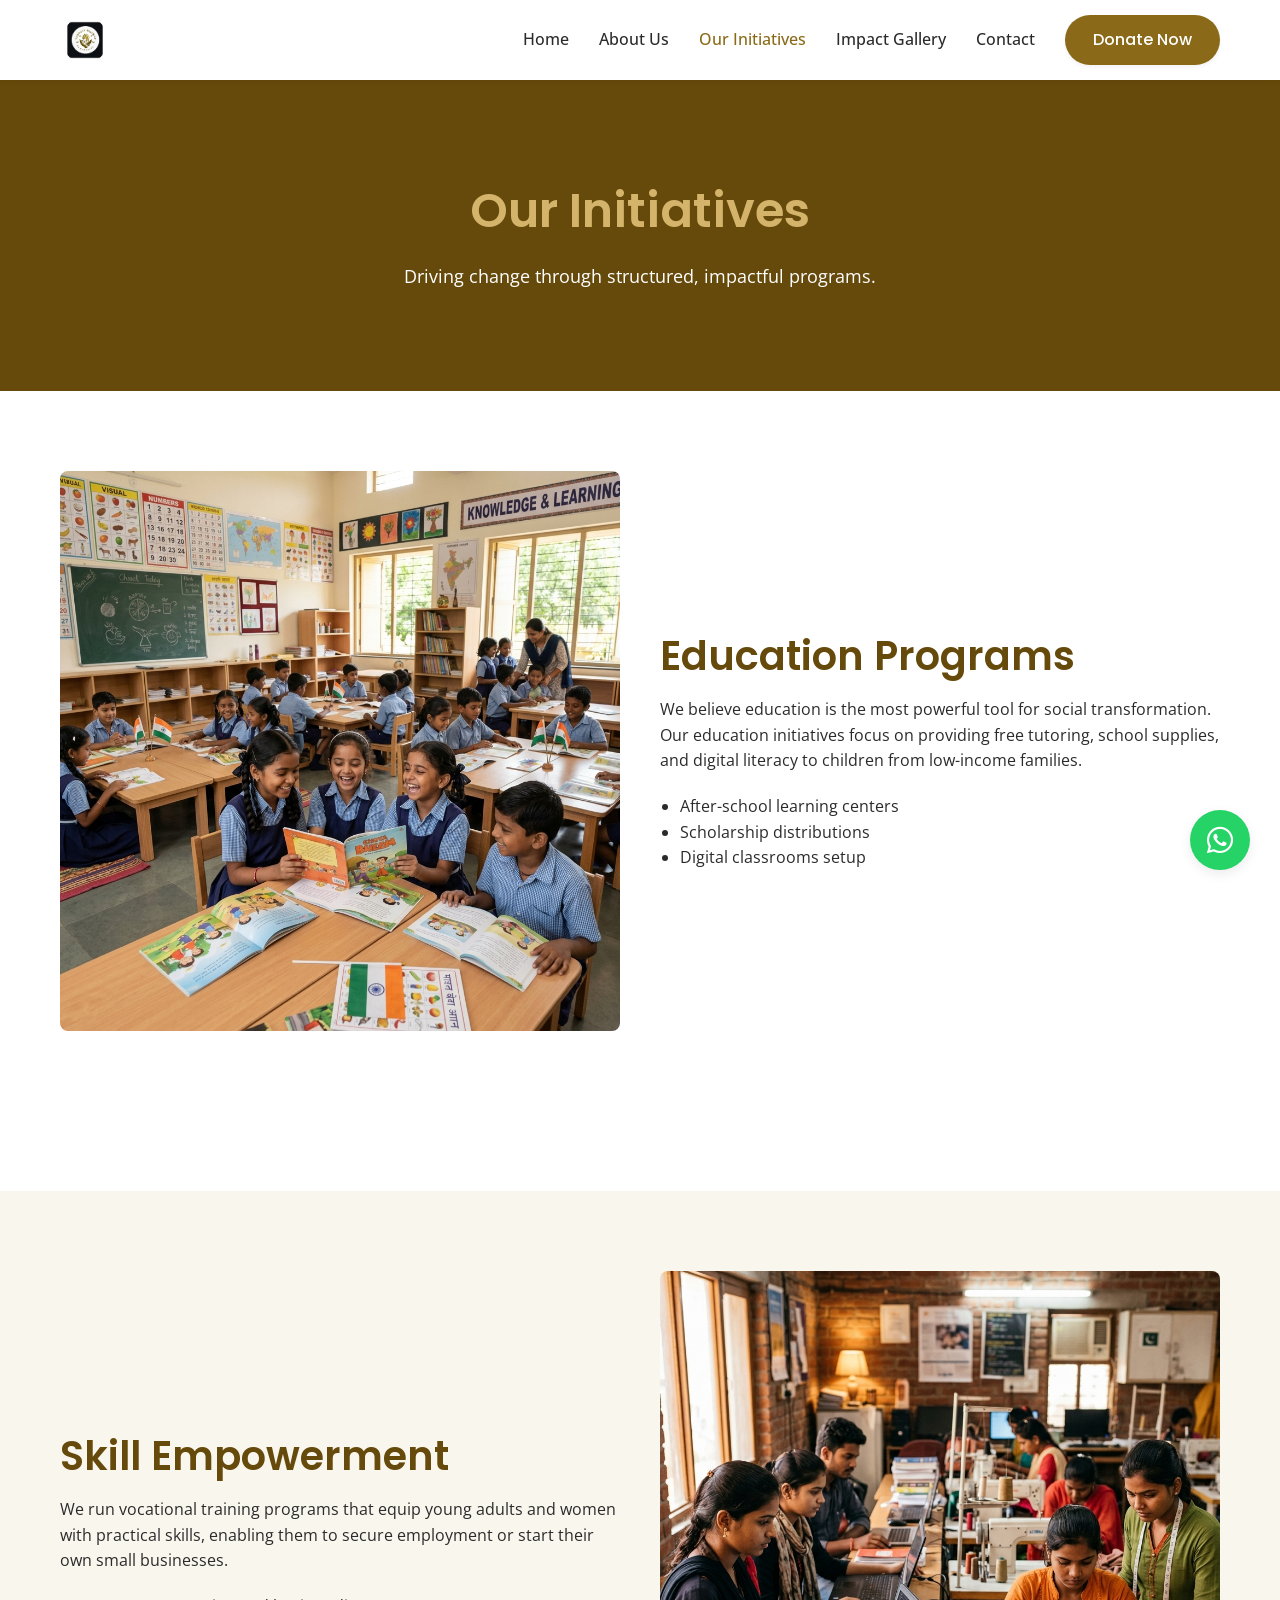
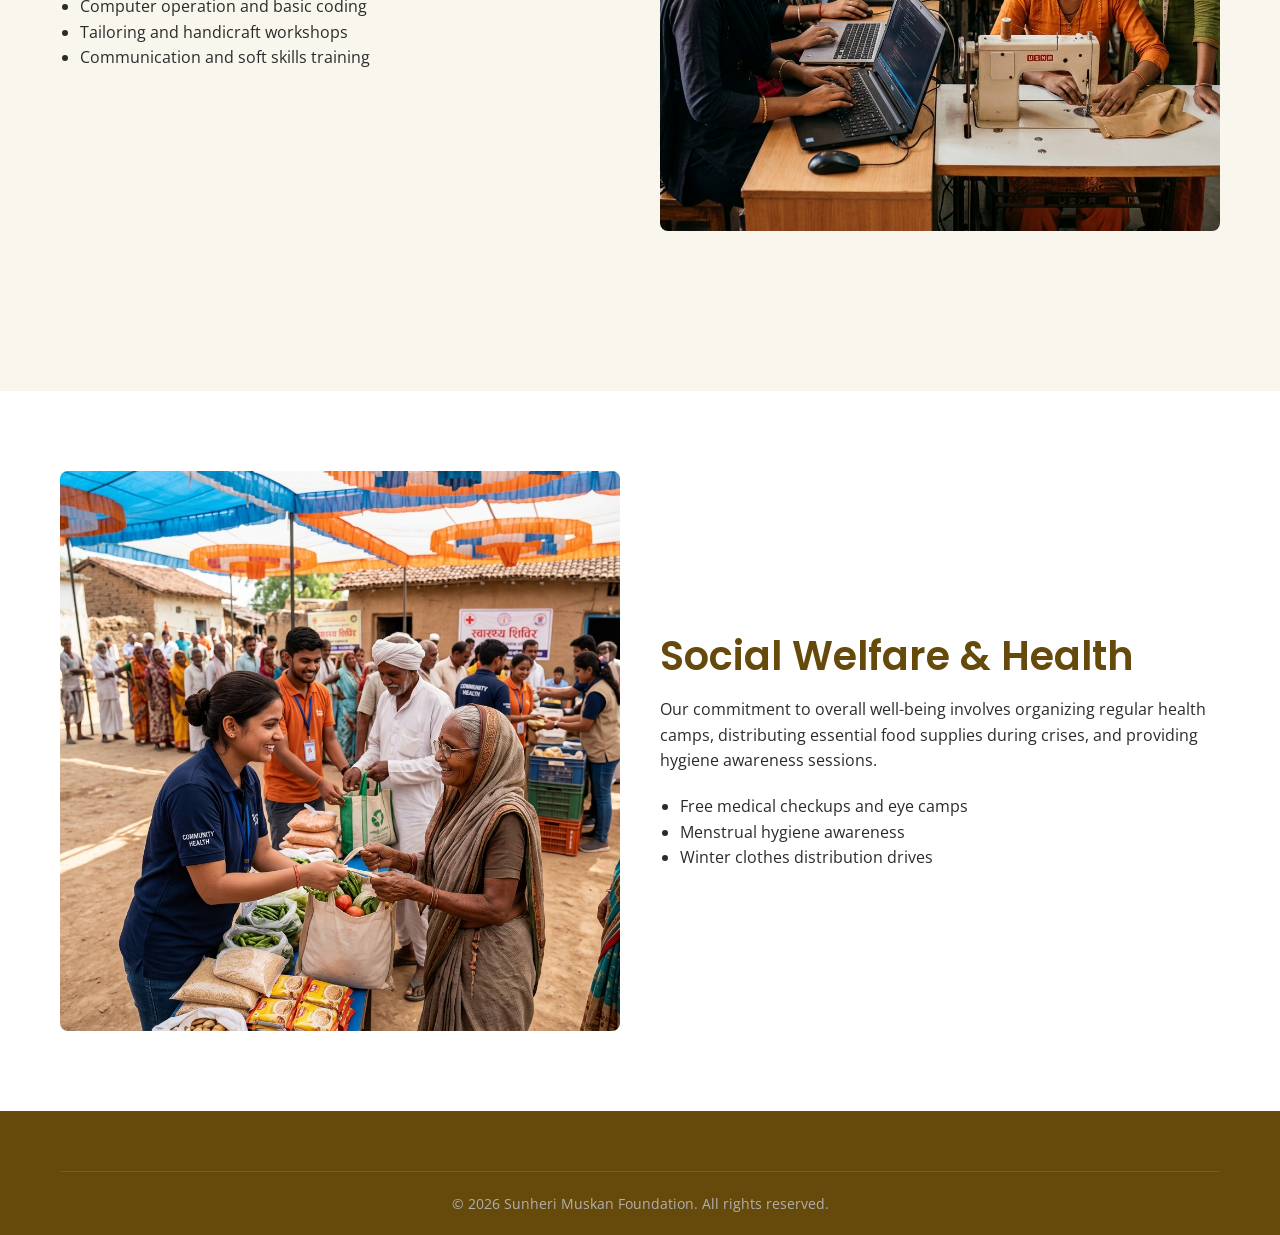
<file: initiatives.html>
<!DOCTYPE html>
<html lang="en">
<head>
  <meta charset="UTF-8">
  <meta name="viewport" content="width=device-width, initial-scale=1.0">
  <title>Our Initiatives | Sunheri Muskan Foundation</title>
  <link href="https://fonts.googleapis.com/css2?family=Open+Sans:wght@400;500;600&family=Poppins:wght@500;600;700&display=swap" rel="stylesheet">
  <link rel="stylesheet" href="css/variables.css">
  <link rel="stylesheet" href="css/style.css">
  <link rel="stylesheet" href="css/components.css">
  <link rel="stylesheet" href="https://cdnjs.cloudflare.com/ajax/libs/font-awesome/6.4.0/css/all.min.css">
  <link href="https://unpkg.com/aos@2.3.1/dist/aos.css" rel="stylesheet">
</head>
<body>
  
  <header class="header">
    <div class="container nav-container">
      <div class="logo-container">
        <a href="index.html">
          <img src="assets/images/logo.png" alt="Sunheri Muskan Foundation Logo" style="max-height: 50px;">
        </a>
      </div>
      <nav class="nav-menu">
        <a href="index.html" class="nav-link">Home</a>
        <a href="about.html" class="nav-link">About Us</a>
        <a href="initiatives.html" class="nav-link active">Our Initiatives</a>
        <a href="gallery.html" class="nav-link">Impact Gallery</a>
        <a href="contact.html" class="nav-link">Contact</a>
        <a href="donate.html" class="btn btn-primary">Donate Now</a>
      </nav>
      <button class="menu-toggle"><span></span><span></span><span></span></button>
    </div>
  </header>

  <section class="hero" data-aos="zoom-in" style="margin-top: 80px; padding: 100px 0; background-color: var(--color-primary-dark); color: white; text-align: center;">
    <div class="container animate-up">
      <h1 style="color: var(--color-secondary); font-size: 3rem;">Our Initiatives</h1>
      <p style="font-size: 1.1rem; max-width: 600px; margin: 20px auto 0;">Driving change through structured, impactful programs.</p>
    </div>
  </section>

  <section id="education" class="section section-light">
    <div class="container">
      <div style="display: flex; flex-wrap: wrap; gap: 40px; align-items: center; margin-bottom: 80px;">
        <div style="flex: 1; min-width: 300px;">
          <img src="assets/images/education_initiative_1781538830903.png" alt="Education" style="border-radius: var(--radius-md);">
        </div>
        <div style="flex: 1; min-width: 300px;">
          <h2 class="section-title" data-aos="fade-down">Education Programs</h2>
          <p>We believe education is the most powerful tool for social transformation. Our education initiatives focus on providing free tutoring, school supplies, and digital literacy to children from low-income families.</p>
          <ul style="margin-top: 20px; list-style-type: disc; margin-left: 20px;">
            <li>After-school learning centers</li>
            <li>Scholarship distributions</li>
            <li>Digital classrooms setup</li>
          </ul>
        </div>
      </div>
    </div>
  </section>

  <section id="skills" class="section" style="background-color: var(--color-background);">
    <div class="container">
      <div style="display: flex; flex-wrap: wrap-reverse; gap: 40px; align-items: center; margin-bottom: 80px;">
        <div style="flex: 1; min-width: 300px;">
          <h2 class="section-title" data-aos="fade-down">Skill Empowerment</h2>
          <p>We run vocational training programs that equip young adults and women with practical skills, enabling them to secure employment or start their own small businesses.</p>
          <ul style="margin-top: 20px; list-style-type: disc; margin-left: 20px;">
            <li>Computer operation and basic coding</li>
            <li>Tailoring and handicraft workshops</li>
            <li>Communication and soft skills training</li>
          </ul>
        </div>
        <div style="flex: 1; min-width: 300px;">
          <img src="assets/images/skill_empowerment_1781538847310.png" alt="Skill Empowerment" style="border-radius: var(--radius-md);">
        </div>
      </div>
    </div>
  </section>

  <section id="welfare" class="section section-light">
    <div class="container">
      <div style="display: flex; flex-wrap: wrap; gap: 40px; align-items: center;">
        <div style="flex: 1; min-width: 300px;">
          <img src="assets/images/social_welfare_1781538862985.png" alt="Social Welfare" style="border-radius: var(--radius-md);">
        </div>
        <div style="flex: 1; min-width: 300px;">
          <h2 class="section-title" data-aos="fade-down">Social Welfare & Health</h2>
          <p>Our commitment to overall well-being involves organizing regular health camps, distributing essential food supplies during crises, and providing hygiene awareness sessions.</p>
          <ul style="margin-top: 20px; list-style-type: disc; margin-left: 20px;">
            <li>Free medical checkups and eye camps</li>
            <li>Menstrual hygiene awareness</li>
            <li>Winter clothes distribution drives</li>
          </ul>
        </div>
      </div>
    </div>
  </section>

  <footer class="footer">
    <div class="container">
      <div class="footer-bottom">
        <p>&copy; 2026 Sunheri Muskan Foundation. All rights reserved.</p>
      </div>
    </div>
  </footer>

  <a href="https://wa.me/919876543210" class="whatsapp-float" target="_blank" aria-label="Chat on WhatsApp"><i class="fab fa-whatsapp"></i></a>
  <script src="js/main.js"></script>
  <script src="https://unpkg.com/aos@2.3.1/dist/aos.js"></script>
  <script>AOS.init({duration: 800, once: true, offset: 100});</script>
</body>
</html>
</file>
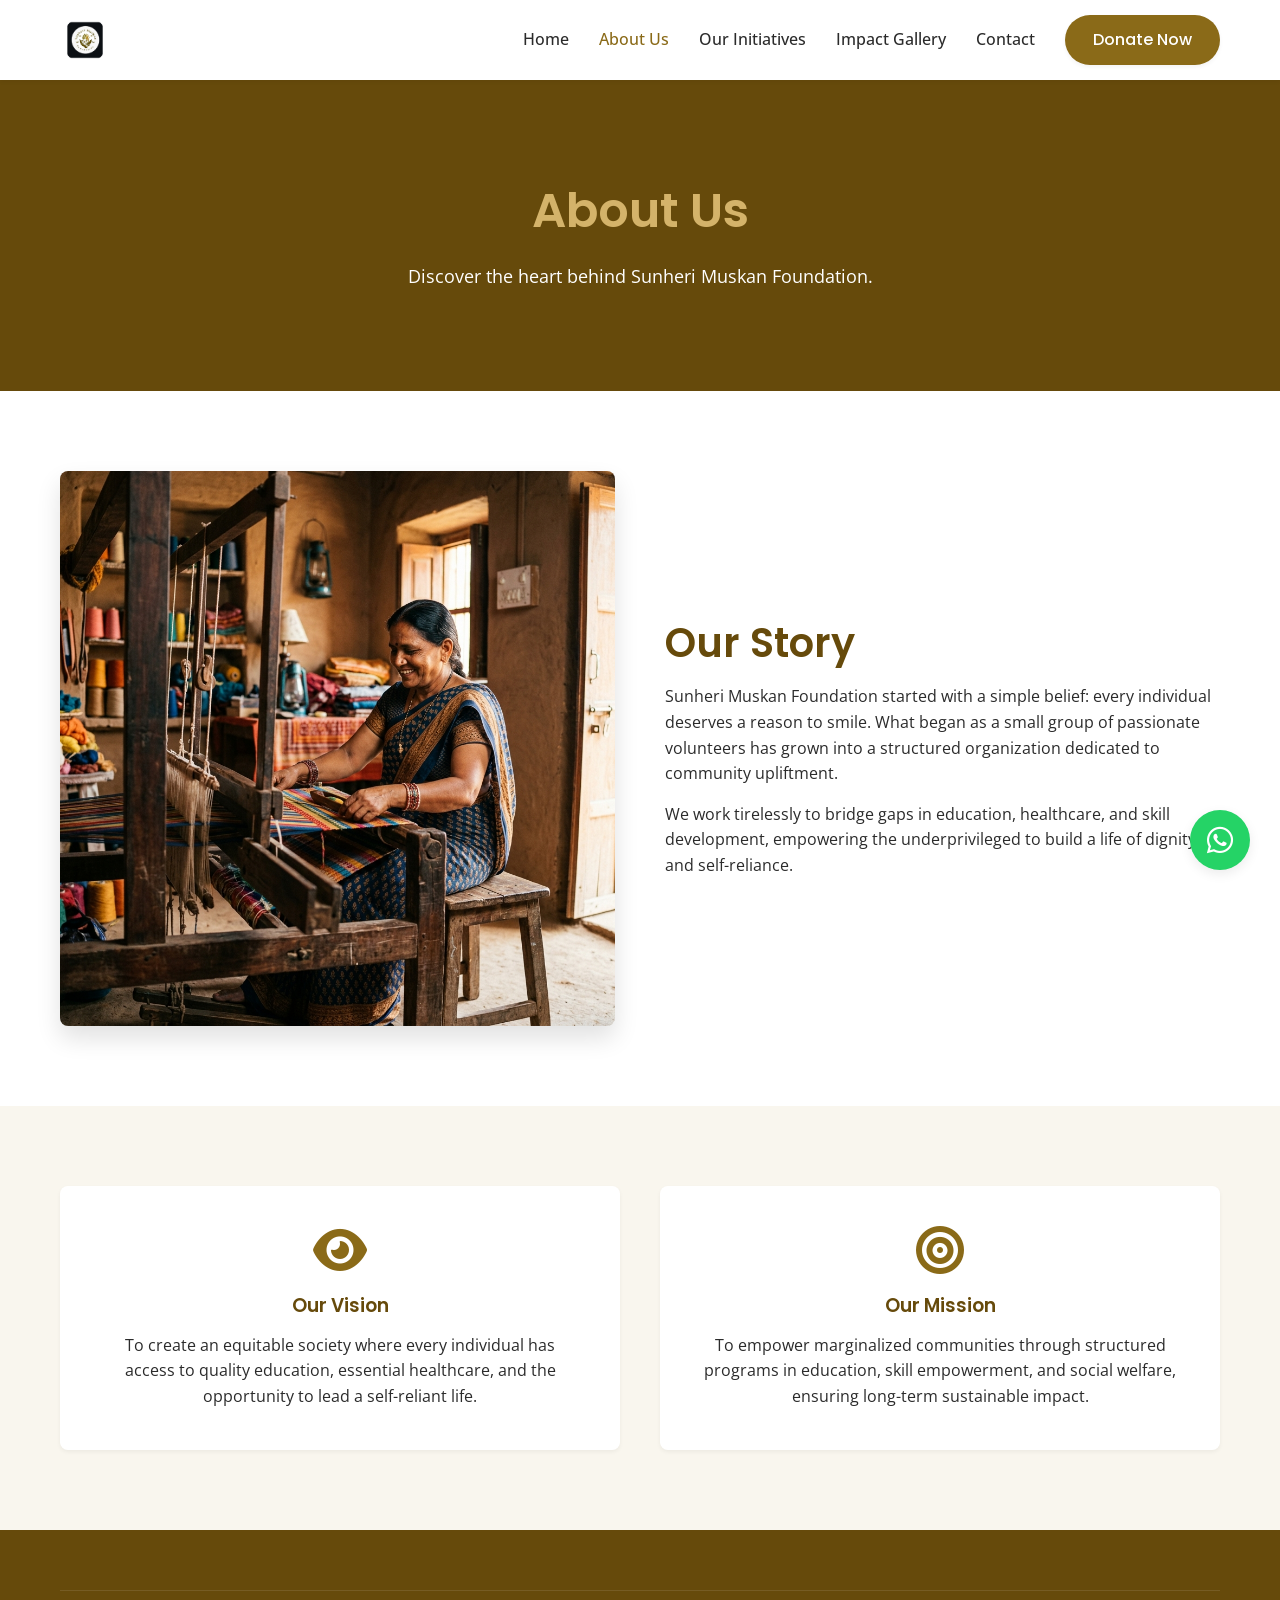
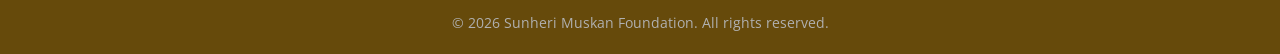
<file: sunheri-muskan-foundation/about.html>
<!DOCTYPE html>
<html lang="en">
<head>
  <meta charset="UTF-8">
  <meta name="viewport" content="width=device-width, initial-scale=1.0">
  <meta name="description" content="About Sunheri Muskan Foundation - Our history, vision, mission, and team.">
  <title>About Us | Sunheri Muskan Foundation</title>
  <link href="https://fonts.googleapis.com/css2?family=Open+Sans:wght@400;500;600&family=Poppins:wght@500;600;700&display=swap" rel="stylesheet">
  <link rel="stylesheet" href="css/variables.css">
  <link rel="stylesheet" href="css/style.css">
  <link rel="stylesheet" href="css/components.css">
  <link rel="stylesheet" href="https://cdnjs.cloudflare.com/ajax/libs/font-awesome/6.4.0/css/all.min.css">
  <link href="https://unpkg.com/aos@2.3.1/dist/aos.css" rel="stylesheet">
</head>
<body>
  
  <header class="header">
    <div class="container nav-container">
      <div class="logo-container">
        <a href="index.html">
          <img src="assets/images/logo.png" alt="Sunheri Muskan Foundation Logo" style="max-height: 50px;">
        </a>
      </div>
      <nav class="nav-menu">
        <a href="index.html" class="nav-link">Home</a>
        <a href="about.html" class="nav-link active">About Us</a>
        <a href="initiatives.html" class="nav-link">Our Initiatives</a>
        <a href="gallery.html" class="nav-link">Impact Gallery</a>
        <a href="contact.html" class="nav-link">Contact</a>
        <a href="donate.html" class="btn btn-primary">Donate Now</a>
      </nav>
      <button class="menu-toggle"><span></span><span></span><span></span></button>
    </div>
  </header>

  <section class="hero" data-aos="zoom-in" style="margin-top: 80px; padding: 100px 0; background-color: var(--color-primary-dark); color: white; text-align: center;">
    <div class="container animate-up">
      <h1 style="color: var(--color-secondary); font-size: 3rem;">About Us</h1>
      <p style="font-size: 1.1rem; max-width: 600px; margin: 20px auto 0;">Discover the heart behind Sunheri Muskan Foundation.</p>
    </div>
  </section>

  <section class="section section-light">
    <div class="container">
      <div style="display: flex; flex-wrap: wrap; gap: 50px; align-items: center;">
        <div style="flex: 1; min-width: 300px;">
          <img src="assets/images/self_reliance_1781538877035.png" alt="Our Story" style="border-radius: var(--radius-md); box-shadow: var(--shadow-lg);">
        </div>
        <div style="flex: 1; min-width: 300px;">
          <h2 class="section-title" data-aos="fade-down">Our Story</h2>
          <p style="margin-bottom: 15px;">Sunheri Muskan Foundation started with a simple belief: every individual deserves a reason to smile. What began as a small group of passionate volunteers has grown into a structured organization dedicated to community upliftment.</p>
          <p>We work tirelessly to bridge gaps in education, healthcare, and skill development, empowering the underprivileged to build a life of dignity and self-reliance.</p>
        </div>
      </div>
    </div>
  </section>

  <section class="section" style="background-color: var(--color-background);">
    <div class="container">
      <div style="display: grid; grid-template-columns: repeat(auto-fit, minmax(300px, 1fr)); gap: 40px;">
        <div class="card" data-aos="fade-up" style="padding: 40px; text-align: center;">
          <i class="fas fa-eye" style="font-size: 3rem; color: var(--color-primary); margin-bottom: 20px;"></i>
          <h3 style="margin-bottom: 15px;">Our Vision</h3>
          <p>To create an equitable society where every individual has access to quality education, essential healthcare, and the opportunity to lead a self-reliant life.</p>
        </div>
        <div class="card" data-aos="fade-up" style="padding: 40px; text-align: center;">
          <i class="fas fa-bullseye" style="font-size: 3rem; color: var(--color-primary); margin-bottom: 20px;"></i>
          <h3 style="margin-bottom: 15px;">Our Mission</h3>
          <p>To empower marginalized communities through structured programs in education, skill empowerment, and social welfare, ensuring long-term sustainable impact.</p>
        </div>
      </div>
    </div>
  </section>

  <footer class="footer">
    <div class="container">
      <div class="footer-bottom">
        <p>&copy; 2026 Sunheri Muskan Foundation. All rights reserved.</p>
      </div>
    </div>
  </footer>

  <a href="https://wa.me/919876543210" class="whatsapp-float" target="_blank" aria-label="Chat on WhatsApp"><i class="fab fa-whatsapp"></i></a>
  <script src="js/main.js"></script>
  <script src="https://unpkg.com/aos@2.3.1/dist/aos.js"></script>
  <script>AOS.init({duration: 800, once: true, offset: 100});</script>
</body>
</html>
</file>
<file: legacy-html/css/variables.css>
:root {
  /* Colors */
  --color-primary: #8A6A18;
  --color-primary-light: #A48332;
  --color-primary-dark: #664A0B;
  --color-secondary: #D4B36A;
  --color-secondary-light: #E4C887;
  --color-background: #F9F6EE;
  --color-text: #2B2B2B;
  --color-text-light: #5A5A5A;
  --color-white: #FFFFFF;
  --color-black: #000000;
  
  /* Fonts */
  --font-heading: 'Poppins', sans-serif;
  --font-body: 'Open Sans', sans-serif;

  /* Box Shadows */
  --shadow-sm: 0 2px 4px rgba(0,0,0,0.05);
  --shadow-md: 0 4px 12px rgba(0,0,0,0.08);
  --shadow-lg: 0 12px 24px rgba(0,0,0,0.12);

  /* Border Radius */
  --radius-sm: 4px;
  --radius-md: 8px;
  --radius-lg: 16px;
  --radius-full: 9999px;

  /* Transitions */
  --transition-fast: 0.2s ease;
  --transition-normal: 0.3s ease;
  --transition-slow: 0.5s ease;
}
</file>
<file: legacy-html/css/style.css>
/* Global Reset & Base Styles */
* {
  margin: 0;
  padding: 0;
  box-sizing: border-box;
}

html {
  scroll-behavior: smooth;
}

body {
  font-family: var(--font-body);
  color: var(--color-text);
  background-color: var(--color-background);
  line-height: 1.6;
  overflow-x: hidden;
}

h1, h2, h3, h4, h5, h6 {
  font-family: var(--font-heading);
  color: var(--color-primary-dark);
  font-weight: 600;
  line-height: 1.3;
}

a {
  color: var(--color-primary);
  text-decoration: none;
  transition: color var(--transition-fast);
}

a:hover {
  color: var(--color-primary-light);
}

img {
  max-width: 100%;
  height: auto;
  display: block;
}

ul {
  list-style: none;
}

.container {
  width: 100%;
  max-width: 1200px;
  margin: 0 auto;
  padding: 0 20px;
}

.section {
  padding: 80px 0;
}

.section-light {
  background-color: var(--color-white);
}

.section-dark {
  background-color: var(--color-primary-dark);
  color: var(--color-white);
}

.section-dark h1,
.section-dark h2,
.section-dark h3,
.section-dark h4 {
  color: var(--color-secondary);
}

.text-center {
  text-align: center;
}

.section-header {
  margin-bottom: 50px;
}

.section-title {
  font-size: 2.5rem;
  margin-bottom: 15px;
}

.section-subtitle {
  font-size: 1.1rem;
  color: var(--color-text-light);
  max-width: 700px;
  margin: 0 auto;
}

/* Animations */
@keyframes fadeInUp {
  from {
    opacity: 0;
    transform: translateY(20px);
  }
  to {
    opacity: 1;
    transform: translateY(0);
  }
}

.animate-up {
  animation: fadeInUp 0.8s ease forwards;
}
</file>
<file: legacy-html/css/components.css>
/* Buttons */
.btn {
  display: inline-flex;
  align-items: center;
  justify-content: center;
  padding: 12px 28px;
  font-family: var(--font-heading);
  font-weight: 500;
  font-size: 1rem;
  border-radius: var(--radius-full);
  border: none;
  cursor: pointer;
  transition: all var(--transition-normal);
  text-align: center;
  text-decoration: none;
}

.btn-primary {
  background-color: var(--color-primary);
  color: var(--color-white);
  box-shadow: var(--shadow-sm);
}

.btn-primary:hover {
  background-color: var(--color-primary-dark);
  color: var(--color-white);
  box-shadow: var(--shadow-md);
  transform: translateY(-2px);
}

.btn-secondary {
  background-color: var(--color-secondary);
  color: var(--color-primary-dark);
}

.btn-secondary:hover {
  background-color: var(--color-secondary-light);
  transform: translateY(-2px);
}

.btn-outline {
  background-color: transparent;
  color: var(--color-primary);
  border: 2px solid var(--color-primary);
}

.btn-outline:hover {
  background-color: var(--color-primary);
  color: var(--color-white);
}

/* Header & Navigation */
.header {
  position: fixed;
  top: 0;
  left: 0;
  width: 100%;
  background-color: var(--color-white);
  box-shadow: var(--shadow-sm);
  z-index: 1000;
  transition: padding var(--transition-normal);
}

.nav-container {
  display: flex;
  justify-content: space-between;
  align-items: center;
  height: 80px;
}

.logo-container {
  display: flex;
  align-items: center;
  gap: 10px;
}

.logo-text {
  font-family: var(--font-heading);
  font-size: 1.5rem;
  font-weight: 700;
  color: var(--color-primary-dark);
}

.logo-sub {
  display: block;
  font-size: 0.8rem;
  font-weight: 400;
  color: var(--color-secondary);
  margin-top: -5px;
}

.nav-menu {
  display: flex;
  gap: 30px;
  align-items: center;
}

.nav-link {
  font-weight: 500;
  color: var(--color-text);
}

.nav-link:hover, .nav-link.active {
  color: var(--color-primary);
}

/* Mobile Menu Toggle */
.menu-toggle {
  display: none;
  background: none;
  border: none;
  cursor: pointer;
  padding: 5px;
}

.menu-toggle span {
  display: block;
  width: 25px;
  height: 3px;
  background-color: var(--color-primary-dark);
  margin: 5px 0;
  transition: var(--transition-fast);
}

/* Footer */
.footer {
  background-color: var(--color-primary-dark);
  color: var(--color-white);
  padding: 60px 0 20px;
}

.footer-grid {
  display: grid;
  grid-template-columns: repeat(auto-fit, minmax(250px, 1fr));
  gap: 40px;
  margin-bottom: 40px;
}

.footer-col h3 {
  color: var(--color-secondary);
  margin-bottom: 20px;
  font-size: 1.2rem;
}

.footer-col p, .footer-col a {
  color: #E0E0E0;
  margin-bottom: 10px;
  display: block;
}

.footer-col a:hover {
  color: var(--color-white);
}

.social-links {
  display: flex;
  gap: 15px;
  margin-top: 15px;
}

.social-links a {
  width: 40px;
  height: 40px;
  border-radius: 50%;
  background-color: rgba(255,255,255,0.1);
  display: flex;
  align-items: center;
  justify-content: center;
  transition: var(--transition-normal);
}

.social-links a:hover {
  background-color: var(--color-secondary);
  color: var(--color-primary-dark);
}

.footer-bottom {
  text-align: center;
  padding-top: 20px;
  border-top: 1px solid rgba(255,255,255,0.1);
  font-size: 0.9rem;
  color: #B0B0B0;
}

/* Cards */
.card {
  background-color: var(--color-white);
  border-radius: var(--radius-md);
  overflow: hidden;
  box-shadow: var(--shadow-sm);
  transition: var(--transition-normal);
  height: 100%;
}

.card:hover {
  box-shadow: var(--shadow-md);
  transform: translateY(-5px);
}

.card-img {
  width: 100%;
  height: 220px;
  object-fit: cover;
}

.card-content {
  padding: 25px;
}

.card-title {
  font-size: 1.25rem;
  margin-bottom: 15px;
  color: var(--color-primary-dark);
}

/* Forms */
.form-group {
  margin-bottom: 20px;
}

.form-label {
  display: block;
  margin-bottom: 8px;
  font-weight: 500;
  color: var(--color-primary-dark);
}

.form-control {
  width: 100%;
  padding: 12px 15px;
  border: 1px solid #ddd;
  border-radius: var(--radius-sm);
  font-family: var(--font-body);
  font-size: 1rem;
  transition: var(--transition-fast);
}

.form-control:focus {
  outline: none;
  border-color: var(--color-primary);
  box-shadow: 0 0 0 3px rgba(138, 106, 24, 0.1);
}

/* WhatsApp Float */
.whatsapp-float {
  position: fixed;
  bottom: 30px;
  right: 30px;
  background-color: #25d366;
  color: #fff;
  width: 60px;
  height: 60px;
  border-radius: 50px;
  text-align: center;
  font-size: 30px;
  box-shadow: var(--shadow-md);
  z-index: 100;
  display: flex;
  align-items: center;
  justify-content: center;
  transition: transform var(--transition-normal);
}

.whatsapp-float:hover {
  transform: scale(1.1);
  color: white;
}

/* Responsive */
@media (max-width: 768px) {
  .nav-menu {
    position: fixed;
    top: 80px;
    left: -100%;
    width: 100%;
    height: calc(100vh - 80px);
    background-color: var(--color-white);
    flex-direction: column;
    padding: 40px 20px;
    transition: left 0.3s ease;
    box-shadow: inset 0 5px 10px rgba(0,0,0,0.05);
  }
  
  .nav-menu.active {
    left: 0;
  }
  
  .menu-toggle {
    display: block;
  }
  
  .menu-toggle.active span:nth-child(1) {
    transform: rotate(45deg) translate(5px, 5px);
  }
  
  .menu-toggle.active span:nth-child(2) {
    opacity: 0;
  }
  
  .menu-toggle.active span:nth-child(3) {
    transform: rotate(-45deg) translate(7px, -6px);
  }
  
  .section {
    padding: 60px 0;
  }
}
</file>
<file: sunheri-muskan-foundation/css/variables.css>
:root {
  /* Colors */
  --color-primary: #8A6A18;
  --color-primary-light: #A48332;
  --color-primary-dark: #664A0B;
  --color-secondary: #D4B36A;
  --color-secondary-light: #E4C887;
  --color-background: #F9F6EE;
  --color-text: #2B2B2B;
  --color-text-light: #5A5A5A;
  --color-white: #FFFFFF;
  --color-black: #000000;
  
  /* Fonts */
  --font-heading: 'Poppins', sans-serif;
  --font-body: 'Open Sans', sans-serif;

  /* Box Shadows */
  --shadow-sm: 0 2px 4px rgba(0,0,0,0.05);
  --shadow-md: 0 4px 12px rgba(0,0,0,0.08);
  --shadow-lg: 0 12px 24px rgba(0,0,0,0.12);

  /* Border Radius */
  --radius-sm: 4px;
  --radius-md: 8px;
  --radius-lg: 16px;
  --radius-full: 9999px;

  /* Transitions */
  --transition-fast: 0.2s ease;
  --transition-normal: 0.3s ease;
  --transition-slow: 0.5s ease;
}
</file>
<file: sunheri-muskan-foundation/css/style.css>
/* Global Reset & Base Styles */
* {
  margin: 0;
  padding: 0;
  box-sizing: border-box;
}

html {
  scroll-behavior: smooth;
}

body {
  font-family: var(--font-body);
  color: var(--color-text);
  background-color: var(--color-background);
  line-height: 1.6;
  overflow-x: hidden;
}

h1, h2, h3, h4, h5, h6 {
  font-family: var(--font-heading);
  color: var(--color-primary-dark);
  font-weight: 600;
  line-height: 1.3;
}

a {
  color: var(--color-primary);
  text-decoration: none;
  transition: color var(--transition-fast);
}

a:hover {
  color: var(--color-primary-light);
}

img {
  max-width: 100%;
  height: auto;
  display: block;
}

ul {
  list-style: none;
}

.container {
  width: 100%;
  max-width: 1200px;
  margin: 0 auto;
  padding: 0 20px;
}

.section {
  padding: 80px 0;
}

.section-light {
  background-color: var(--color-white);
}

.section-dark {
  background-color: var(--color-primary-dark);
  color: var(--color-white);
}

.section-dark h1,
.section-dark h2,
.section-dark h3,
.section-dark h4 {
  color: var(--color-secondary);
}

.text-center {
  text-align: center;
}

.section-header {
  margin-bottom: 50px;
}

.section-title {
  font-size: 2.5rem;
  margin-bottom: 15px;
}

.section-subtitle {
  font-size: 1.1rem;
  color: var(--color-text-light);
  max-width: 700px;
  margin: 0 auto;
}

/* Animations */
@keyframes fadeInUp {
  from {
    opacity: 0;
    transform: translateY(20px);
  }
  to {
    opacity: 1;
    transform: translateY(0);
  }
}

.animate-up {
  animation: fadeInUp 0.8s ease forwards;
}
</file>
<file: sunheri-muskan-foundation/css/components.css>
/* Buttons */
.btn {
  display: inline-flex;
  align-items: center;
  justify-content: center;
  padding: 12px 28px;
  font-family: var(--font-heading);
  font-weight: 500;
  font-size: 1rem;
  border-radius: var(--radius-full);
  border: none;
  cursor: pointer;
  transition: all var(--transition-normal);
  text-align: center;
  text-decoration: none;
}

.btn-primary {
  background-color: var(--color-primary);
  color: var(--color-white);
  box-shadow: var(--shadow-sm);
}

.btn-primary:hover {
  background-color: var(--color-primary-dark);
  color: var(--color-white);
  box-shadow: var(--shadow-md);
  transform: translateY(-2px);
}

.btn-secondary {
  background-color: var(--color-secondary);
  color: var(--color-primary-dark);
}

.btn-secondary:hover {
  background-color: var(--color-secondary-light);
  transform: translateY(-2px);
}

.btn-outline {
  background-color: transparent;
  color: var(--color-primary);
  border: 2px solid var(--color-primary);
}

.btn-outline:hover {
  background-color: var(--color-primary);
  color: var(--color-white);
}

/* Header & Navigation */
.header {
  position: fixed;
  top: 0;
  left: 0;
  width: 100%;
  background-color: var(--color-white);
  box-shadow: var(--shadow-sm);
  z-index: 1000;
  transition: padding var(--transition-normal);
}

.nav-container {
  display: flex;
  justify-content: space-between;
  align-items: center;
  height: 80px;
}

.logo-container {
  display: flex;
  align-items: center;
  gap: 10px;
}

.logo-text {
  font-family: var(--font-heading);
  font-size: 1.5rem;
  font-weight: 700;
  color: var(--color-primary-dark);
}

.logo-sub {
  display: block;
  font-size: 0.8rem;
  font-weight: 400;
  color: var(--color-secondary);
  margin-top: -5px;
}

.nav-menu {
  display: flex;
  gap: 30px;
  align-items: center;
}

.nav-link {
  font-weight: 500;
  color: var(--color-text);
}

.nav-link:hover, .nav-link.active {
  color: var(--color-primary);
}

/* Mobile Menu Toggle */
.menu-toggle {
  display: none;
  background: none;
  border: none;
  cursor: pointer;
  padding: 5px;
}

.menu-toggle span {
  display: block;
  width: 25px;
  height: 3px;
  background-color: var(--color-primary-dark);
  margin: 5px 0;
  transition: var(--transition-fast);
}

/* Footer */
.footer {
  background-color: var(--color-primary-dark);
  color: var(--color-white);
  padding: 60px 0 20px;
}

.footer-grid {
  display: grid;
  grid-template-columns: repeat(auto-fit, minmax(250px, 1fr));
  gap: 40px;
  margin-bottom: 40px;
}

.footer-col h3 {
  color: var(--color-secondary);
  margin-bottom: 20px;
  font-size: 1.2rem;
}

.footer-col p, .footer-col a {
  color: #E0E0E0;
  margin-bottom: 10px;
  display: block;
}

.footer-col a:hover {
  color: var(--color-white);
}

.social-links {
  display: flex;
  gap: 15px;
  margin-top: 15px;
}

.social-links a {
  width: 40px;
  height: 40px;
  border-radius: 50%;
  background-color: rgba(255,255,255,0.1);
  display: flex;
  align-items: center;
  justify-content: center;
  transition: var(--transition-normal);
}

.social-links a:hover {
  background-color: var(--color-secondary);
  color: var(--color-primary-dark);
}

.footer-bottom {
  text-align: center;
  padding-top: 20px;
  border-top: 1px solid rgba(255,255,255,0.1);
  font-size: 0.9rem;
  color: #B0B0B0;
}

/* Cards */
.card {
  background-color: var(--color-white);
  border-radius: var(--radius-md);
  overflow: hidden;
  box-shadow: var(--shadow-sm);
  transition: var(--transition-normal);
  height: 100%;
}

.card:hover {
  box-shadow: var(--shadow-md);
  transform: translateY(-5px);
}

.card-img {
  width: 100%;
  height: 220px;
  object-fit: cover;
}

.card-content {
  padding: 25px;
}

.card-title {
  font-size: 1.25rem;
  margin-bottom: 15px;
  color: var(--color-primary-dark);
}

/* Forms */
.form-group {
  margin-bottom: 20px;
}

.form-label {
  display: block;
  margin-bottom: 8px;
  font-weight: 500;
  color: var(--color-primary-dark);
}

.form-control {
  width: 100%;
  padding: 12px 15px;
  border: 1px solid #ddd;
  border-radius: var(--radius-sm);
  font-family: var(--font-body);
  font-size: 1rem;
  transition: var(--transition-fast);
}

.form-control:focus {
  outline: none;
  border-color: var(--color-primary);
  box-shadow: 0 0 0 3px rgba(138, 106, 24, 0.1);
}

/* WhatsApp Float */
.whatsapp-float {
  position: fixed;
  bottom: 30px;
  right: 30px;
  background-color: #25d366;
  color: #fff;
  width: 60px;
  height: 60px;
  border-radius: 50px;
  text-align: center;
  font-size: 30px;
  box-shadow: var(--shadow-md);
  z-index: 100;
  display: flex;
  align-items: center;
  justify-content: center;
  transition: transform var(--transition-normal);
}

.whatsapp-float:hover {
  transform: scale(1.1);
  color: white;
}

/* Responsive */
@media (max-width: 768px) {
  .nav-menu {
    position: fixed;
    top: 80px;
    left: -100%;
    width: 100%;
    height: calc(100vh - 80px);
    background-color: var(--color-white);
    flex-direction: column;
    padding: 40px 20px;
    transition: left 0.3s ease;
    box-shadow: inset 0 5px 10px rgba(0,0,0,0.05);
  }
  
  .nav-menu.active {
    left: 0;
  }
  
  .menu-toggle {
    display: block;
  }
  
  .menu-toggle.active span:nth-child(1) {
    transform: rotate(45deg) translate(5px, 5px);
  }
  
  .menu-toggle.active span:nth-child(2) {
    opacity: 0;
  }
  
  .menu-toggle.active span:nth-child(3) {
    transform: rotate(-45deg) translate(7px, -6px);
  }
  
  .section {
    padding: 60px 0;
  }
}
</file>
<file: css/variables.css>
:root {
  /* Colors */
  --color-primary: #8A6A18;
  --color-primary-light: #A48332;
  --color-primary-dark: #664A0B;
  --color-secondary: #D4B36A;
  --color-secondary-light: #E4C887;
  --color-background: #F9F6EE;
  --color-text: #2B2B2B;
  --color-text-light: #5A5A5A;
  --color-white: #FFFFFF;
  --color-black: #000000;
  
  /* Fonts */
  --font-heading: 'Poppins', sans-serif;
  --font-body: 'Open Sans', sans-serif;

  /* Box Shadows */
  --shadow-sm: 0 2px 4px rgba(0,0,0,0.05);
  --shadow-md: 0 4px 12px rgba(0,0,0,0.08);
  --shadow-lg: 0 12px 24px rgba(0,0,0,0.12);

  /* Border Radius */
  --radius-sm: 4px;
  --radius-md: 8px;
  --radius-lg: 16px;
  --radius-full: 9999px;

  /* Transitions */
  --transition-fast: 0.2s ease;
  --transition-normal: 0.3s ease;
  --transition-slow: 0.5s ease;
}
</file>
<file: css/style.css>
/* Global Reset & Base Styles */
* {
  margin: 0;
  padding: 0;
  box-sizing: border-box;
}

html {
  scroll-behavior: smooth;
}

body {
  font-family: var(--font-body);
  color: var(--color-text);
  background-color: var(--color-background);
  line-height: 1.6;
  overflow-x: hidden;
}

h1, h2, h3, h4, h5, h6 {
  font-family: var(--font-heading);
  color: var(--color-primary-dark);
  font-weight: 600;
  line-height: 1.3;
}

a {
  color: var(--color-primary);
  text-decoration: none;
  transition: color var(--transition-fast);
}

a:hover {
  color: var(--color-primary-light);
}

img {
  max-width: 100%;
  height: auto;
  display: block;
}

ul {
  list-style: none;
}

.container {
  width: 100%;
  max-width: 1200px;
  margin: 0 auto;
  padding: 0 20px;
}

.section {
  padding: 80px 0;
}

.section-light {
  background-color: var(--color-white);
}

.section-dark {
  background-color: var(--color-primary-dark);
  color: var(--color-white);
}

.section-dark h1,
.section-dark h2,
.section-dark h3,
.section-dark h4 {
  color: var(--color-secondary);
}

.text-center {
  text-align: center;
}

.section-header {
  margin-bottom: 50px;
}

.section-title {
  font-size: 2.5rem;
  margin-bottom: 15px;
}

.section-subtitle {
  font-size: 1.1rem;
  color: var(--color-text-light);
  max-width: 700px;
  margin: 0 auto;
}

/* Animations */
@keyframes fadeInUp {
  from {
    opacity: 0;
    transform: translateY(20px);
  }
  to {
    opacity: 1;
    transform: translateY(0);
  }
}

.animate-up {
  animation: fadeInUp 0.8s ease forwards;
}
</file>
<file: css/components.css>
/* Buttons */
.btn {
  display: inline-flex;
  align-items: center;
  justify-content: center;
  padding: 12px 28px;
  font-family: var(--font-heading);
  font-weight: 500;
  font-size: 1rem;
  border-radius: var(--radius-full);
  border: none;
  cursor: pointer;
  transition: all var(--transition-normal);
  text-align: center;
  text-decoration: none;
}

.btn-primary {
  background-color: var(--color-primary);
  color: var(--color-white);
  box-shadow: var(--shadow-sm);
}

.btn-primary:hover {
  background-color: var(--color-primary-dark);
  color: var(--color-white);
  box-shadow: var(--shadow-md);
  transform: translateY(-2px);
}

.btn-secondary {
  background-color: var(--color-secondary);
  color: var(--color-primary-dark);
}

.btn-secondary:hover {
  background-color: var(--color-secondary-light);
  transform: translateY(-2px);
}

.btn-outline {
  background-color: transparent;
  color: var(--color-primary);
  border: 2px solid var(--color-primary);
}

.btn-outline:hover {
  background-color: var(--color-primary);
  color: var(--color-white);
}

/* Header & Navigation */
.header {
  position: fixed;
  top: 0;
  left: 0;
  width: 100%;
  background-color: var(--color-white);
  box-shadow: var(--shadow-sm);
  z-index: 1000;
  transition: padding var(--transition-normal);
}

.nav-container {
  display: flex;
  justify-content: space-between;
  align-items: center;
  height: 80px;
}

.logo-container {
  display: flex;
  align-items: center;
  gap: 10px;
}

.logo-text {
  font-family: var(--font-heading);
  font-size: 1.5rem;
  font-weight: 700;
  color: var(--color-primary-dark);
}

.logo-sub {
  display: block;
  font-size: 0.8rem;
  font-weight: 400;
  color: var(--color-secondary);
  margin-top: -5px;
}

.nav-menu {
  display: flex;
  gap: 30px;
  align-items: center;
}

.nav-link {
  font-weight: 500;
  color: var(--color-text);
}

.nav-link:hover, .nav-link.active {
  color: var(--color-primary);
}

/* Mobile Menu Toggle */
.menu-toggle {
  display: none;
  background: none;
  border: none;
  cursor: pointer;
  padding: 5px;
}

.menu-toggle span {
  display: block;
  width: 25px;
  height: 3px;
  background-color: var(--color-primary-dark);
  margin: 5px 0;
  transition: var(--transition-fast);
}

/* Footer */
.footer {
  background-color: var(--color-primary-dark);
  color: var(--color-white);
  padding: 60px 0 20px;
}

.footer-grid {
  display: grid;
  grid-template-columns: repeat(auto-fit, minmax(250px, 1fr));
  gap: 40px;
  margin-bottom: 40px;
}

.footer-col h3 {
  color: var(--color-secondary);
  margin-bottom: 20px;
  font-size: 1.2rem;
}

.footer-col p, .footer-col a {
  color: #E0E0E0;
  margin-bottom: 10px;
  display: block;
}

.footer-col a:hover {
  color: var(--color-white);
}

.social-links {
  display: flex;
  gap: 15px;
  margin-top: 15px;
}

.social-links a {
  width: 40px;
  height: 40px;
  border-radius: 50%;
  background-color: rgba(255,255,255,0.1);
  display: flex;
  align-items: center;
  justify-content: center;
  transition: var(--transition-normal);
}

.social-links a:hover {
  background-color: var(--color-secondary);
  color: var(--color-primary-dark);
}

.footer-bottom {
  text-align: center;
  padding-top: 20px;
  border-top: 1px solid rgba(255,255,255,0.1);
  font-size: 0.9rem;
  color: #B0B0B0;
}

/* Cards */
.card {
  background-color: var(--color-white);
  border-radius: var(--radius-md);
  overflow: hidden;
  box-shadow: var(--shadow-sm);
  transition: var(--transition-normal);
  height: 100%;
}

.card:hover {
  box-shadow: var(--shadow-md);
  transform: translateY(-5px);
}

.card-img {
  width: 100%;
  height: 220px;
  object-fit: cover;
}

.card-content {
  padding: 25px;
}

.card-title {
  font-size: 1.25rem;
  margin-bottom: 15px;
  color: var(--color-primary-dark);
}

/* Forms */
.form-group {
  margin-bottom: 20px;
}

.form-label {
  display: block;
  margin-bottom: 8px;
  font-weight: 500;
  color: var(--color-primary-dark);
}

.form-control {
  width: 100%;
  padding: 12px 15px;
  border: 1px solid #ddd;
  border-radius: var(--radius-sm);
  font-family: var(--font-body);
  font-size: 1rem;
  transition: var(--transition-fast);
}

.form-control:focus {
  outline: none;
  border-color: var(--color-primary);
  box-shadow: 0 0 0 3px rgba(138, 106, 24, 0.1);
}

/* WhatsApp Float */
.whatsapp-float {
  position: fixed;
  bottom: 30px;
  right: 30px;
  background-color: #25d366;
  color: #fff;
  width: 60px;
  height: 60px;
  border-radius: 50px;
  text-align: center;
  font-size: 30px;
  box-shadow: var(--shadow-md);
  z-index: 100;
  display: flex;
  align-items: center;
  justify-content: center;
  transition: transform var(--transition-normal);
}

.whatsapp-float:hover {
  transform: scale(1.1);
  color: white;
}

/* Responsive */
@media (max-width: 768px) {
  .nav-menu {
    position: fixed;
    top: 80px;
    left: -100%;
    width: 100%;
    height: calc(100vh - 80px);
    background-color: var(--color-white);
    flex-direction: column;
    padding: 40px 20px;
    transition: left 0.3s ease;
    box-shadow: inset 0 5px 10px rgba(0,0,0,0.05);
  }
  
  .nav-menu.active {
    left: 0;
  }
  
  .menu-toggle {
    display: block;
  }
  
  .menu-toggle.active span:nth-child(1) {
    transform: rotate(45deg) translate(5px, 5px);
  }
  
  .menu-toggle.active span:nth-child(2) {
    opacity: 0;
  }
  
  .menu-toggle.active span:nth-child(3) {
    transform: rotate(-45deg) translate(7px, -6px);
  }
  
  .section {
    padding: 60px 0;
  }
}
</file>
